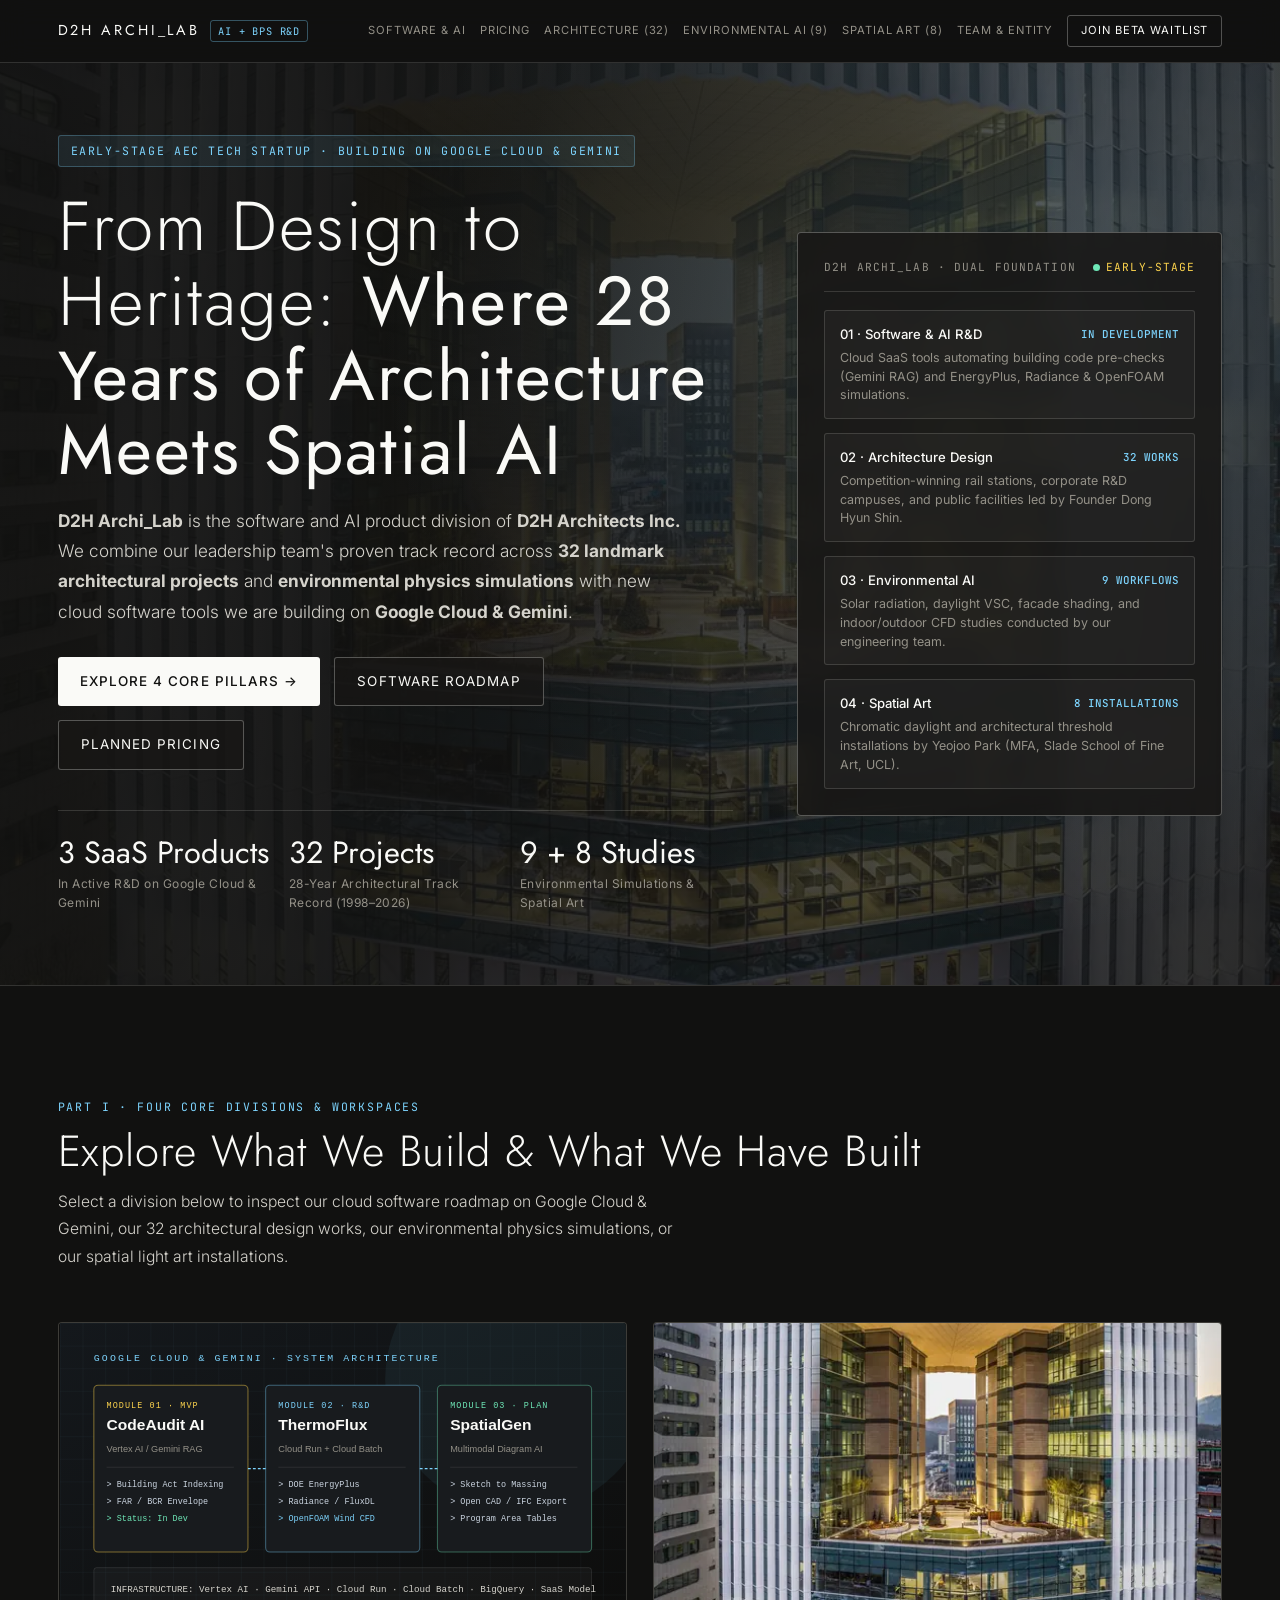
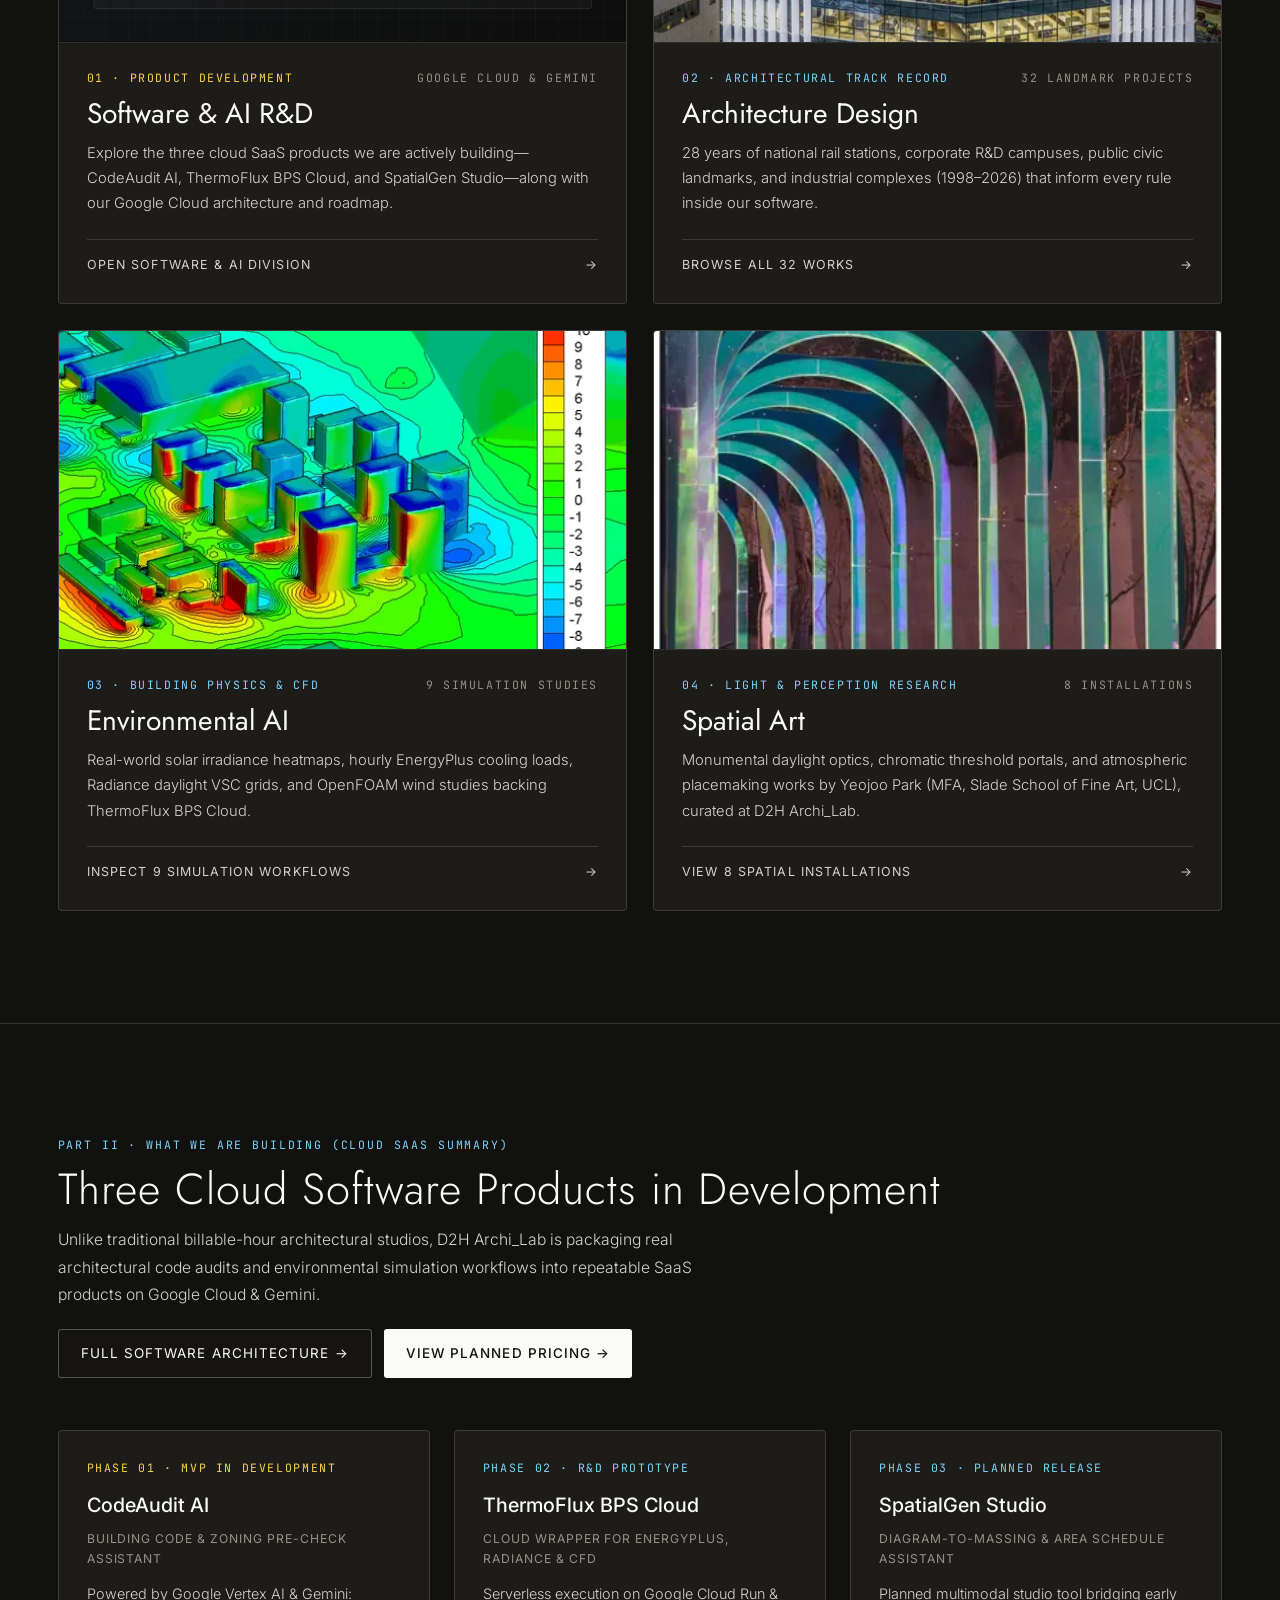
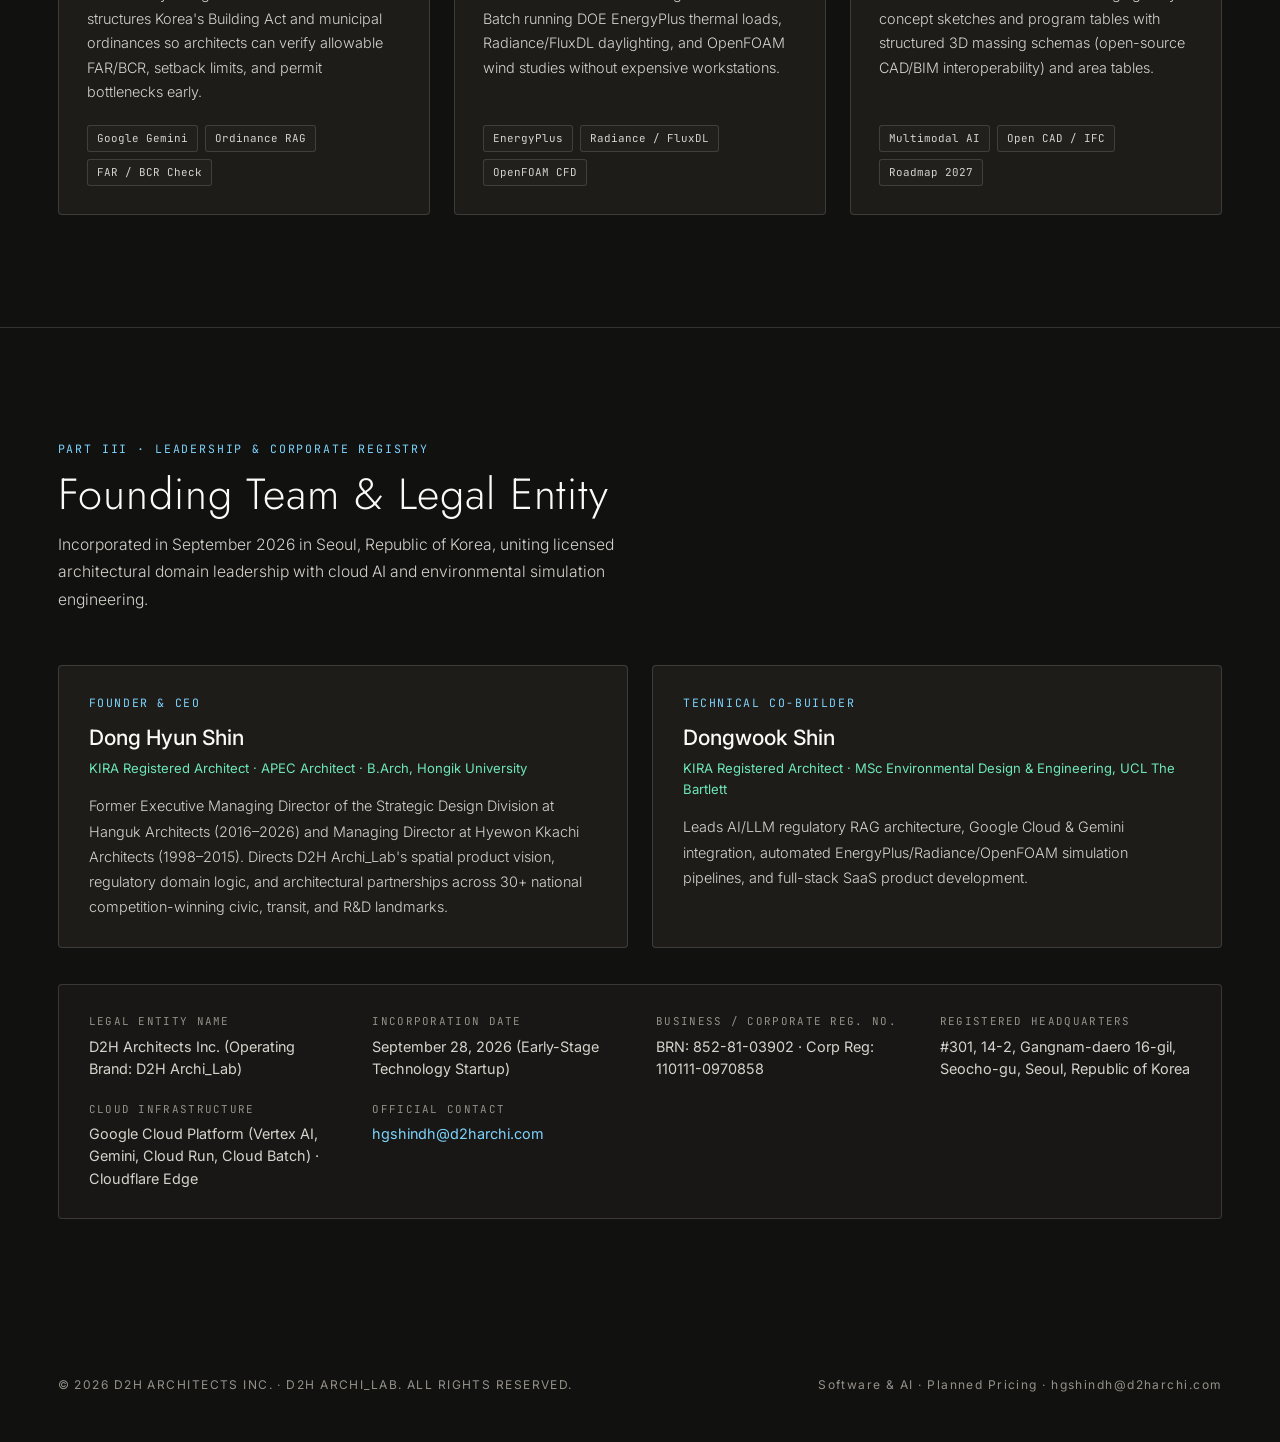
<file: index.html>
<!DOCTYPE html>
<html lang="en">
<head>
  <meta charset="utf-8">
  <meta name="viewport" content="width=device-width, initial-scale=1, viewport-fit=cover">
  <title>D2H Archi_Lab | Spatial Intelligence &amp; Environmental AI</title>
  <link rel="icon" type="image/svg+xml" href="data:image/svg+xml,%3Csvg xmlns='http://www.w3.org/2000/svg' viewBox='0 0 64 64'%3E%3Crect width='64' height='64' rx='10' fill='%23111110'/%3E%3Ctext x='50%25' y='56%25' dominant-baseline='middle' text-anchor='middle' fill='%237dd3fc' font-family='monospace' font-size='24' font-weight='bold'%3ED2H%3C/text%3E%3C/svg%3E">
  <meta name="description" content="D2H Archi_Lab (D2H Architects Inc.) — Building cloud-native AI and physics simulation software on Google Cloud & Gemini, grounded in 28 years of landmark architecture, environmental simulation, and spatial art.">
  <link rel="preconnect" href="https://fonts.googleapis.com">
  <link rel="preconnect" href="https://fonts.gstatic.com" crossorigin>
  <link rel="preload" as="image" href="assets/thumbs/hero.webp?v=2" fetchpriority="high">
  <link href="https://fonts.googleapis.com/css2?family=Inter:wght@300;400;500;600&family=JetBrains+Mono:wght@400;500&family=Jost:wght@300;400;500&family=Noto+Sans+KR:wght@300;400;500&display=swap" rel="stylesheet">
  <link rel="stylesheet" href="assets/css/site.css?v=5">
</head>
<body>
  <!-- Sticky Header -->
  <header class="topbar">
    <div class="topbar-inner">
      <a class="brand" href="index.html">D2H ARCHI_LAB <span>AI + BPS R&amp;D</span></a>
      <nav class="nav-links" aria-label="Primary Navigation">
        <a href="software.html">Software &amp; AI</a>
        <a href="pricing.html">Pricing</a>
        <a href="architecture.html">Architecture (32)</a>
        <a href="environmental-ai.html">Environmental AI (9)</a>
        <a href="spatial-art.html">Spatial Art (8)</a>
        <a href="#company">Team &amp; Entity</a>
        <a class="nav-cta" href="mailto:hgshindh@d2harchi.com?subject=D2H%20Archi_Lab%20Early%20Access">Join Beta Waitlist</a>
      </nav>
    </div>
  </header>

  <!-- Hero: What We Are Building + What We Have Done -->
  <section class="hero" id="top">
    <div class="hero-inner">
      <div>
        <div class="eyebrow">EARLY-STAGE AEC TECH STARTUP · BUILDING ON GOOGLE CLOUD &amp; GEMINI</div>
        <h1>From Design to Heritage: <strong>Where 28 Years of Architecture Meets Spatial AI</strong></h1>
        <p class="hero-lead">
          <strong>D2H Archi_Lab</strong> is the software and AI product division of <strong>D2H Architects Inc.</strong> We combine our leadership team's proven track record across <strong>32 landmark architectural projects</strong> and <strong>environmental physics simulations</strong> with new cloud software tools we are building on <strong>Google Cloud &amp; Gemini</strong>.
        </p>
        <div class="hero-actions">
          <a class="btn-primary" href="#pillars">Explore 4 Core Pillars →</a>
          <a class="btn-secondary" href="software.html">Software Roadmap</a>
          <a class="btn-secondary" href="pricing.html">Planned Pricing</a>
        </div>
        <div class="hero-metrics">
          <div>
            <div class="metric-val">3 SaaS Products</div>
            <div class="metric-lbl">In Active R&amp;D on Google Cloud &amp; Gemini</div>
          </div>
          <div>
            <div class="metric-val">32 Projects</div>
            <div class="metric-lbl">28-Year Architectural Track Record (1998–2026)</div>
          </div>
          <div>
            <div class="metric-val">9 + 8 Studies</div>
            <div class="metric-lbl">Environmental Simulations &amp; Spatial Art</div>
          </div>
        </div>
      </div>

      <aside class="hero-panel" aria-label="Vision and Track Record Summary">
        <div class="panel-head">
          <span>D2H ARCHI_LAB · DUAL FOUNDATION</span>
          <span class="status-dot" style="color:var(--accent-amber);">EARLY-STAGE</span>
        </div>
        <div class="stack-list">
          <a class="stack-item" href="software.html">
            <div class="stack-item-top">
              <span>01 · Software &amp; AI R&amp;D</span>
              <code>IN DEVELOPMENT</code>
            </div>
            <p>Cloud SaaS tools automating building code pre-checks (Gemini RAG) and EnergyPlus, Radiance &amp; OpenFOAM simulations.</p>
          </a>
          <a class="stack-item" href="architecture.html">
            <div class="stack-item-top">
              <span>02 · Architecture Design</span>
              <code>32 WORKS</code>
            </div>
            <p>Competition-winning rail stations, corporate R&amp;D campuses, and public facilities led by Founder Dong Hyun Shin.</p>
          </a>
          <a class="stack-item" href="environmental-ai.html">
            <div class="stack-item-top">
              <span>03 · Environmental AI</span>
              <code>9 WORKFLOWS</code>
            </div>
            <p>Solar radiation, daylight VSC, facade shading, and indoor/outdoor CFD studies conducted by our engineering team.</p>
          </a>
          <a class="stack-item" href="spatial-art.html">
            <div class="stack-item-top">
              <span>04 · Spatial Art</span>
              <code>8 INSTALLATIONS</code>
            </div>
            <p>Chromatic daylight and architectural threshold installations by Yeojoo Park (MFA, Slade School of Fine Art, UCL).</p>
          </a>
        </div>
      </aside>
    </div>
  </section>

  <!-- PART I: 4 Large Category Gateway Cards -->
  <section class="section" id="pillars">
    <div class="sec-kicker">PART I · FOUR CORE DIVISIONS &amp; WORKSPACES</div>
    <div class="sec-header">
      <div>
        <h2 class="sec-title">Explore What We Build &amp; What We Have Built</h2>
        <p class="sec-desc">
          Select a division below to inspect our cloud software roadmap on Google Cloud &amp; Gemini, our 32 architectural design works, our environmental physics simulations, or our spatial light art installations.
        </p>
      </div>
    </div>

    <div class="pillar-grid">
      <!-- Category 01: Software & AI R&D -->
      <a class="pillar-card" href="software.html">
        <div class="pillar-thumb">
          <svg viewBox="0 0 800 450" xmlns="http://www.w3.org/2000/svg" role="img" aria-label="D2H Archi_Lab Cloud Software & AI Architecture Diagram">
            <defs>
              <pattern id="bpGrid" width="32" height="32" patternUnits="userSpaceOnUse">
                <path d="M 32 0 L 0 0 0 32" fill="none" stroke="rgba(125,211,252,0.08)" stroke-width="1"/>
              </pattern>
              <linearGradient id="cardBg01" x1="0" y1="0" x2="1" y2="1">
                <stop offset="0%" stop-color="#14181c"/>
                <stop offset="100%" stop-color="#0d0d0c"/>
              </linearGradient>
            </defs>
            <rect width="800" height="450" fill="url(#cardBg01)"/>
            <rect width="800" height="450" fill="url(#bpGrid)"/>
            <circle cx="650" cy="80" r="190" fill="rgba(125,211,252,0.06)"/>
            <text x="48" y="54" fill="#7dd3fc" font-family="monospace" font-size="14" letter-spacing="3">GOOGLE CLOUD &amp; GEMINI · SYSTEM ARCHITECTURE</text>
            <rect x="48" y="88" width="218" height="236" rx="6" fill="#181b1e" stroke="rgba(252,211,77,0.45)" stroke-width="1.5"/>
            <text x="66" y="120" fill="#fcd34d" font-family="monospace" font-size="12" letter-spacing="1.5">MODULE 01 · MVP</text>
            <text x="66" y="152" fill="#fafaf7" font-family="sans-serif" font-size="22" font-weight="600">CodeAudit AI</text>
            <text x="66" y="182" fill="#949188" font-family="sans-serif" font-size="13">Vertex AI / Gemini RAG</text>
            <line x1="66" y1="204" x2="246" y2="204" stroke="rgba(250,250,247,0.12)"/>
            <text x="66" y="232" fill="#cbd5e1" font-family="monospace" font-size="12">&gt; Building Act Indexing</text>
            <text x="66" y="256" fill="#cbd5e1" font-family="monospace" font-size="12">&gt; FAR / BCR Envelope</text>
            <text x="66" y="280" fill="#6ee7b7" font-family="monospace" font-size="12">&gt; Status: In Dev</text>
            <rect x="291" y="88" width="218" height="236" rx="6" fill="#181b1e" stroke="rgba(125,211,252,0.4)" stroke-width="1.5"/>
            <text x="309" y="120" fill="#7dd3fc" font-family="monospace" font-size="12" letter-spacing="1.5">MODULE 02 · R&amp;D</text>
            <text x="309" y="152" fill="#fafaf7" font-family="sans-serif" font-size="22" font-weight="600">ThermoFlux</text>
            <text x="309" y="182" fill="#949188" font-family="sans-serif" font-size="13">Cloud Run + Cloud Batch</text>
            <line x1="309" y1="204" x2="489" y2="204" stroke="rgba(250,250,247,0.12)"/>
            <text x="309" y="232" fill="#cbd5e1" font-family="monospace" font-size="12">&gt; DOE EnergyPlus</text>
            <text x="309" y="256" fill="#cbd5e1" font-family="monospace" font-size="12">&gt; Radiance / FluxDL</text>
            <text x="309" y="280" fill="#7dd3fc" font-family="monospace" font-size="12">&gt; OpenFOAM Wind CFD</text>
            <rect x="534" y="88" width="218" height="236" rx="6" fill="#181b1e" stroke="rgba(110,231,183,0.38)" stroke-width="1.5"/>
            <text x="552" y="120" fill="#6ee7b7" font-family="monospace" font-size="12" letter-spacing="1.5">MODULE 03 · PLAN</text>
            <text x="552" y="152" fill="#fafaf7" font-family="sans-serif" font-size="22" font-weight="600">SpatialGen</text>
            <text x="552" y="182" fill="#949188" font-family="sans-serif" font-size="13">Multimodal Diagram AI</text>
            <line x1="552" y1="204" x2="732" y2="204" stroke="rgba(250,250,247,0.12)"/>
            <text x="552" y="232" fill="#cbd5e1" font-family="monospace" font-size="12">&gt; Sketch to Massing</text>
            <text x="552" y="256" fill="#cbd5e1" font-family="monospace" font-size="12">&gt; Open CAD / IFC Export</text>
            <text x="552" y="280" fill="#cbd5e1" font-family="monospace" font-size="12">&gt; Program Area Tables</text>
            <path d="M 266 206 L 291 206 M 509 206 L 534 206" stroke="#7dd3fc" stroke-width="2" stroke-dasharray="4 3"/>
            <rect x="48" y="346" width="704" height="58" rx="4" fill="rgba(250,250,247,0.03)" stroke="rgba(250,250,247,0.14)"/>
            <text x="72" y="380" fill="#d5d3cc" font-family="monospace" font-size="13">INFRASTRUCTURE: Vertex AI · Gemini API · Cloud Run · Cloud Batch · BigQuery · SaaS Model</text>
          </svg>
        </div>
        <div class="pillar-body">
          <div>
            <div class="pillar-kicker">
              <span style="color:var(--accent-amber);">01 · PRODUCT DEVELOPMENT</span>
              <span class="sub-tag">Google Cloud &amp; Gemini</span>
            </div>
            <h3 class="pillar-title">Software &amp; AI R&amp;D</h3>
            <p class="pillar-desc">
              Explore the three cloud SaaS products we are actively building—CodeAudit AI, ThermoFlux BPS Cloud, and SpatialGen Studio—along with our Google Cloud architecture and roadmap.
            </p>
          </div>
          <div class="pillar-foot">
            <span>Open Software &amp; AI Division</span>
            <span>→</span>
          </div>
        </div>
      </a>

      <!-- Category 02: Architecture Design -->
      <a class="pillar-card" href="architecture.html">
        <div class="pillar-thumb">
          <img src="assets/thumbs/projects/01_pangyo2.webp?v=2" alt="Pangyo 2nd Techno Valley — Architecture Design Pillar" loading="eager" decoding="async">
        </div>
        <div class="pillar-body">
          <div>
            <div class="pillar-kicker">
              <span>02 · ARCHITECTURAL TRACK RECORD</span>
              <span class="sub-tag">32 Landmark Projects</span>
            </div>
            <h3 class="pillar-title">Architecture Design</h3>
            <p class="pillar-desc">
              28 years of national rail stations, corporate R&amp;D campuses, public civic landmarks, and industrial complexes (1998–2026) that inform every rule inside our software.
            </p>
          </div>
          <div class="pillar-foot">
            <span>Browse All 32 Works</span>
            <span>→</span>
          </div>
        </div>
      </a>

      <!-- Category 03: Environmental AI -->
      <a class="pillar-card" href="environmental-ai.html">
        <div class="pillar-thumb">
          <img src="assets/thumbs/energy/outdoor_cfd_pressure.webp?v=2" alt="3D Urban Wind Pressure & Building Physics Simulation" loading="lazy" decoding="async">
        </div>
        <div class="pillar-body">
          <div>
            <div class="pillar-kicker">
              <span>03 · BUILDING PHYSICS &amp; CFD</span>
              <span class="sub-tag">9 Simulation Studies</span>
            </div>
            <h3 class="pillar-title">Environmental AI</h3>
            <p class="pillar-desc">
              Real-world solar irradiance heatmaps, hourly EnergyPlus cooling loads, Radiance daylight VSC grids, and OpenFOAM wind studies backing ThermoFlux BPS Cloud.
            </p>
          </div>
          <div class="pillar-foot">
            <span>Inspect 9 Simulation Workflows</span>
            <span>→</span>
          </div>
        </div>
      </a>

      <!-- Category 04: Spatial Art -->
      <a class="pillar-card" href="spatial-art.html">
        <div class="pillar-thumb">
          <img src="assets/thumbs/art/triumphal_gate_v.webp?v=2" alt="Triumphal Gate V — Spatial Light Art by Yeojoo Park" loading="lazy" decoding="async">
        </div>
        <div class="pillar-body">
          <div>
            <div class="pillar-kicker">
              <span>04 · LIGHT &amp; PERCEPTION RESEARCH</span>
              <span class="sub-tag">8 Installations</span>
            </div>
            <h3 class="pillar-title">Spatial Art</h3>
            <p class="pillar-desc">
              Monumental daylight optics, chromatic threshold portals, and atmospheric placemaking works by Yeojoo Park (MFA, Slade School of Fine Art, UCL), curated at D2H Archi_Lab.
            </p>
          </div>
          <div class="pillar-foot">
            <span>View 8 Spatial Installations</span>
            <span>→</span>
          </div>
        </div>
      </a>
    </div>
  </section>

  <!-- PART II: Product Summary on Homepage (For Quick SaaS Review & Access) -->
  <section class="section" id="vision">
    <div class="sec-kicker">PART II · WHAT WE ARE BUILDING (CLOUD SAAS SUMMARY)</div>
    <div class="sec-header">
      <div>
        <h2 class="sec-title">Three Cloud Software Products in Development</h2>
        <p class="sec-desc">
          Unlike traditional billable-hour architectural studios, D2H Archi_Lab is packaging real architectural code audits and environmental simulation workflows into repeatable SaaS products on Google Cloud &amp; Gemini.
        </p>
      </div>
      <div style="display:flex;flex-wrap:wrap;gap:12px;">
        <a class="btn-secondary" href="software.html">Full Software Architecture →</a>
        <a class="btn-primary" href="pricing.html">View Planned Pricing →</a>
      </div>
    </div>

    <div class="saas-grid" style="margin-bottom:0;">
      <article class="saas-card">
        <div>
          <div class="saas-num" style="color:var(--accent-amber);">PHASE 01 · MVP IN DEVELOPMENT</div>
          <h3>CodeAudit AI</h3>
          <div class="saas-sub">Building Code &amp; Zoning Pre-Check Assistant</div>
          <p>
            Powered by Google Vertex AI &amp; Gemini: structures Korea's Building Act and municipal ordinances so architects can verify allowable FAR/BCR, setback limits, and permit bottlenecks early.
          </p>
        </div>
        <div class="tag-row">
          <span class="pill">Google Gemini</span>
          <span class="pill">Ordinance RAG</span>
          <span class="pill">FAR / BCR Check</span>
        </div>
      </article>

      <article class="saas-card">
        <div>
          <div class="saas-num">PHASE 02 · R&amp;D PROTOTYPE</div>
          <h3>ThermoFlux BPS Cloud</h3>
          <div class="saas-sub">Cloud Wrapper for EnergyPlus, Radiance &amp; CFD</div>
          <p>
            Serverless execution on Google Cloud Run &amp; Batch running DOE EnergyPlus thermal loads, Radiance/FluxDL daylighting, and OpenFOAM wind studies without expensive workstations.
          </p>
        </div>
        <div class="tag-row">
          <span class="pill">EnergyPlus</span>
          <span class="pill">Radiance / FluxDL</span>
          <span class="pill">OpenFOAM CFD</span>
        </div>
      </article>

      <article class="saas-card">
        <div>
          <div class="saas-num">PHASE 03 · PLANNED RELEASE</div>
          <h3>SpatialGen Studio</h3>
          <div class="saas-sub">Diagram-to-Massing &amp; Area Schedule Assistant</div>
          <p>
            Planned multimodal studio tool bridging early concept sketches and program tables with structured 3D massing schemas (open-source CAD/BIM interoperability) and area tables.
          </p>
        </div>
        <div class="tag-row">
          <span class="pill">Multimodal AI</span>
          <span class="pill">Open CAD / IFC</span>
          <span class="pill">Roadmap 2027</span>
        </div>
      </article>
    </div>
  </section>

  <!-- PART III: Founding Team & Corporate Registry -->
  <section class="section" id="company" style="border-bottom:0;">
    <div class="sec-kicker">PART III · LEADERSHIP &amp; CORPORATE REGISTRY</div>
    <div class="sec-header">
      <div>
        <h2 class="sec-title">Founding Team &amp; Legal Entity</h2>
        <p class="sec-desc">
          Incorporated in September 2026 in Seoul, Republic of Korea, uniting licensed architectural domain leadership with cloud AI and environmental simulation engineering.
        </p>
      </div>
    </div>

    <div class="team-grid">
      <article class="team-card">
        <div class="team-role">FOUNDER &amp; CEO</div>
        <h3>Dong Hyun Shin</h3>
        <div class="team-cred">KIRA Registered Architect · APEC Architect · B.Arch, Hongik University</div>
        <p>
          Former Executive Managing Director of the Strategic Design Division at Hanguk Architects (2016–2026) and Managing Director at Hyewon Kkachi Architects (1998–2015). Directs D2H Archi_Lab's spatial product vision, regulatory domain logic, and architectural partnerships across 30+ national competition-winning civic, transit, and R&amp;D landmarks.
        </p>
      </article>

      <article class="team-card">
        <div class="team-role">TECHNICAL CO-BUILDER</div>
        <h3>Dongwook Shin</h3>
        <div class="team-cred">KIRA Registered Architect · MSc Environmental Design &amp; Engineering, UCL The Bartlett</div>
        <p>
          Leads AI/LLM regulatory RAG architecture, Google Cloud &amp; Gemini integration, automated EnergyPlus/Radiance/OpenFOAM simulation pipelines, and full-stack SaaS product development.
        </p>
      </article>
    </div>

    <dl class="entity-box">
      <div class="entity-item">
        <dt>Legal Entity Name</dt>
        <dd>D2H Architects Inc. (Operating Brand: D2H Archi_Lab)</dd>
      </div>
      <div class="entity-item">
        <dt>Incorporation Date</dt>
        <dd>September 28, 2026 (Early-Stage Technology Startup)</dd>
      </div>
      <div class="entity-item">
        <dt>Business / Corporate Reg. No.</dt>
        <dd>BRN: 852-81-03902 · Corp Reg: 110111-0970858</dd>
      </div>
      <div class="entity-item">
        <dt>Registered Headquarters</dt>
        <dd>#301, 14-2, Gangnam-daero 16-gil, Seocho-gu, Seoul, Republic of Korea</dd>
      </div>
      <div class="entity-item">
        <dt>Cloud Infrastructure</dt>
        <dd>Google Cloud Platform (Vertex AI, Gemini, Cloud Run, Cloud Batch) · Cloudflare Edge</dd>
      </div>
      <div class="entity-item">
        <dt>Official Contact</dt>
        <dd><a href="mailto:hgshindh@d2harchi.com" style="color:var(--accent);">hgshindh@d2harchi.com</a></dd>
      </div>
    </dl>
  </section>

  <footer class="site-footer">
    <div>© 2026 D2H ARCHITECTS INC. · D2H ARCHI_LAB. ALL RIGHTS RESERVED.</div>
    <div><a href="software.html">Software &amp; AI</a> · <a href="pricing.html">Planned Pricing</a> · <a href="mailto:hgshindh@d2harchi.com">hgshindh@d2harchi.com</a></div>
  </footer>
</body>
</html>
</file>
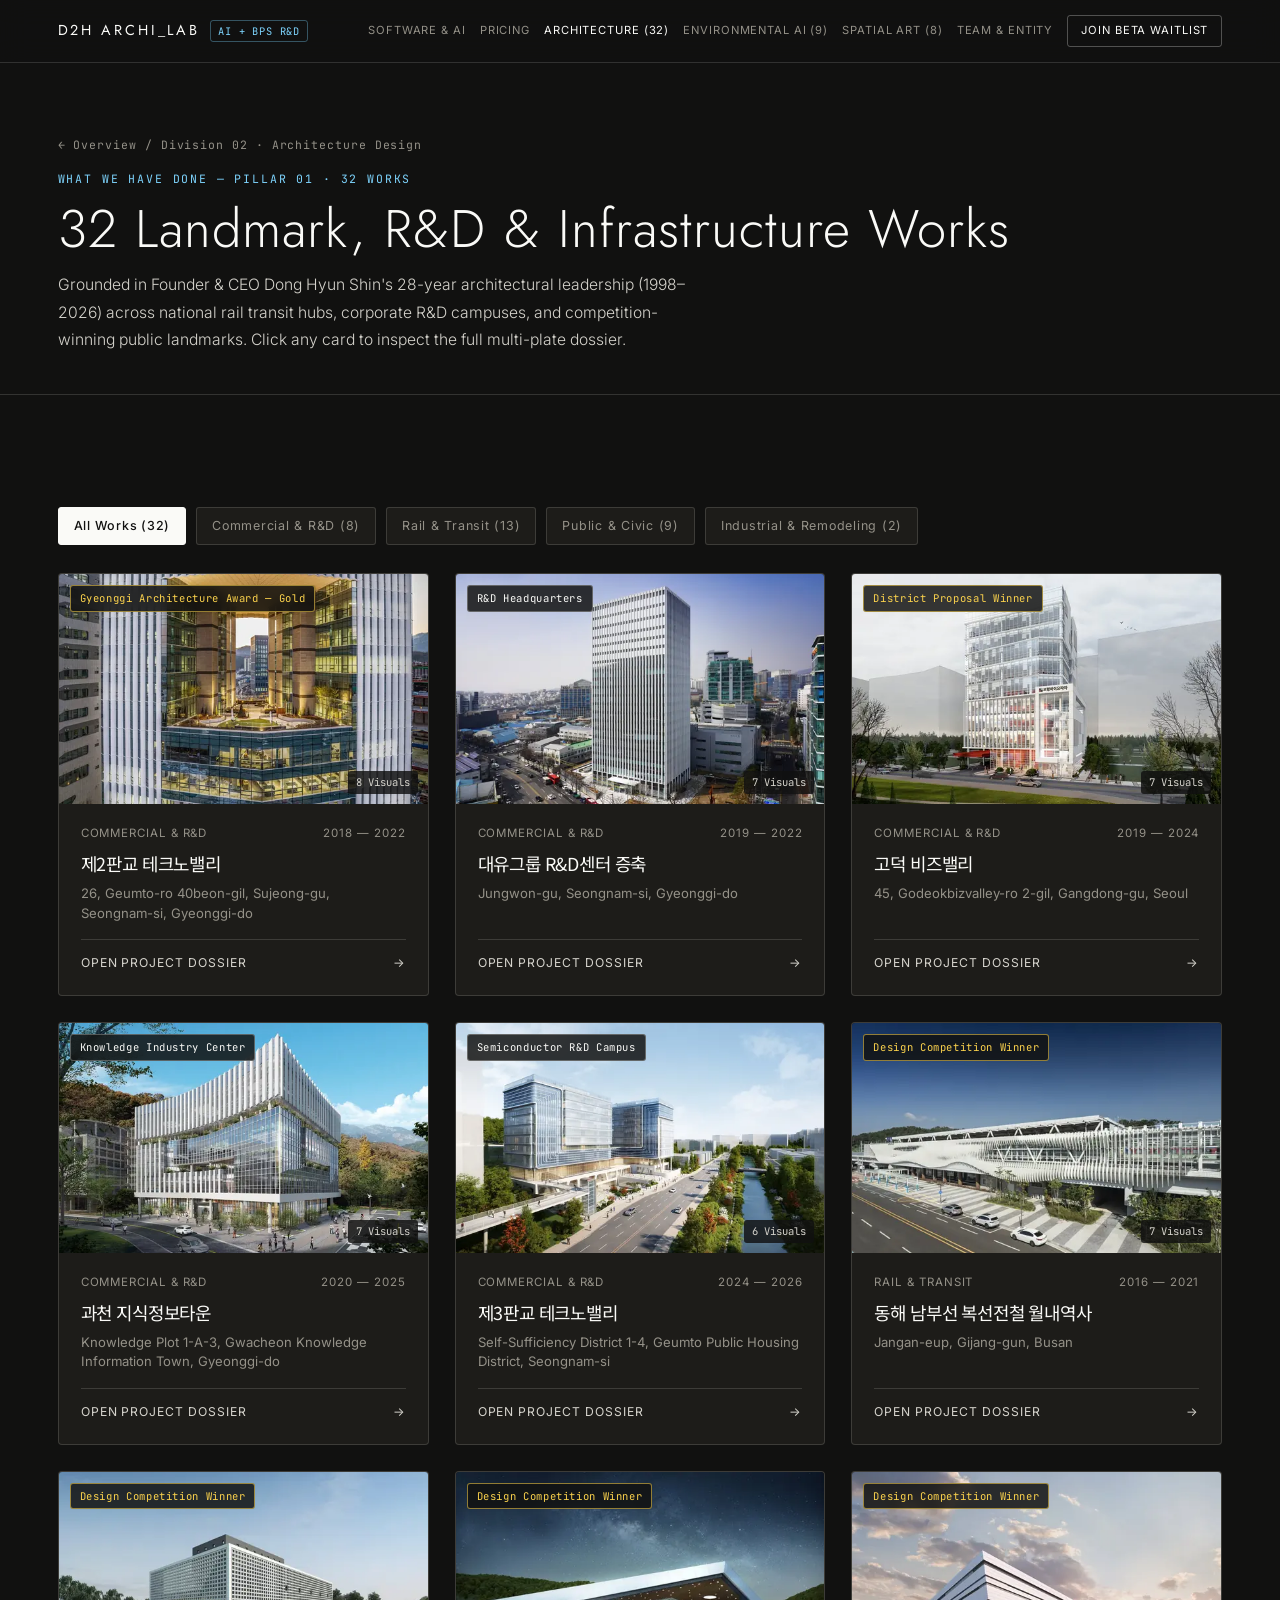
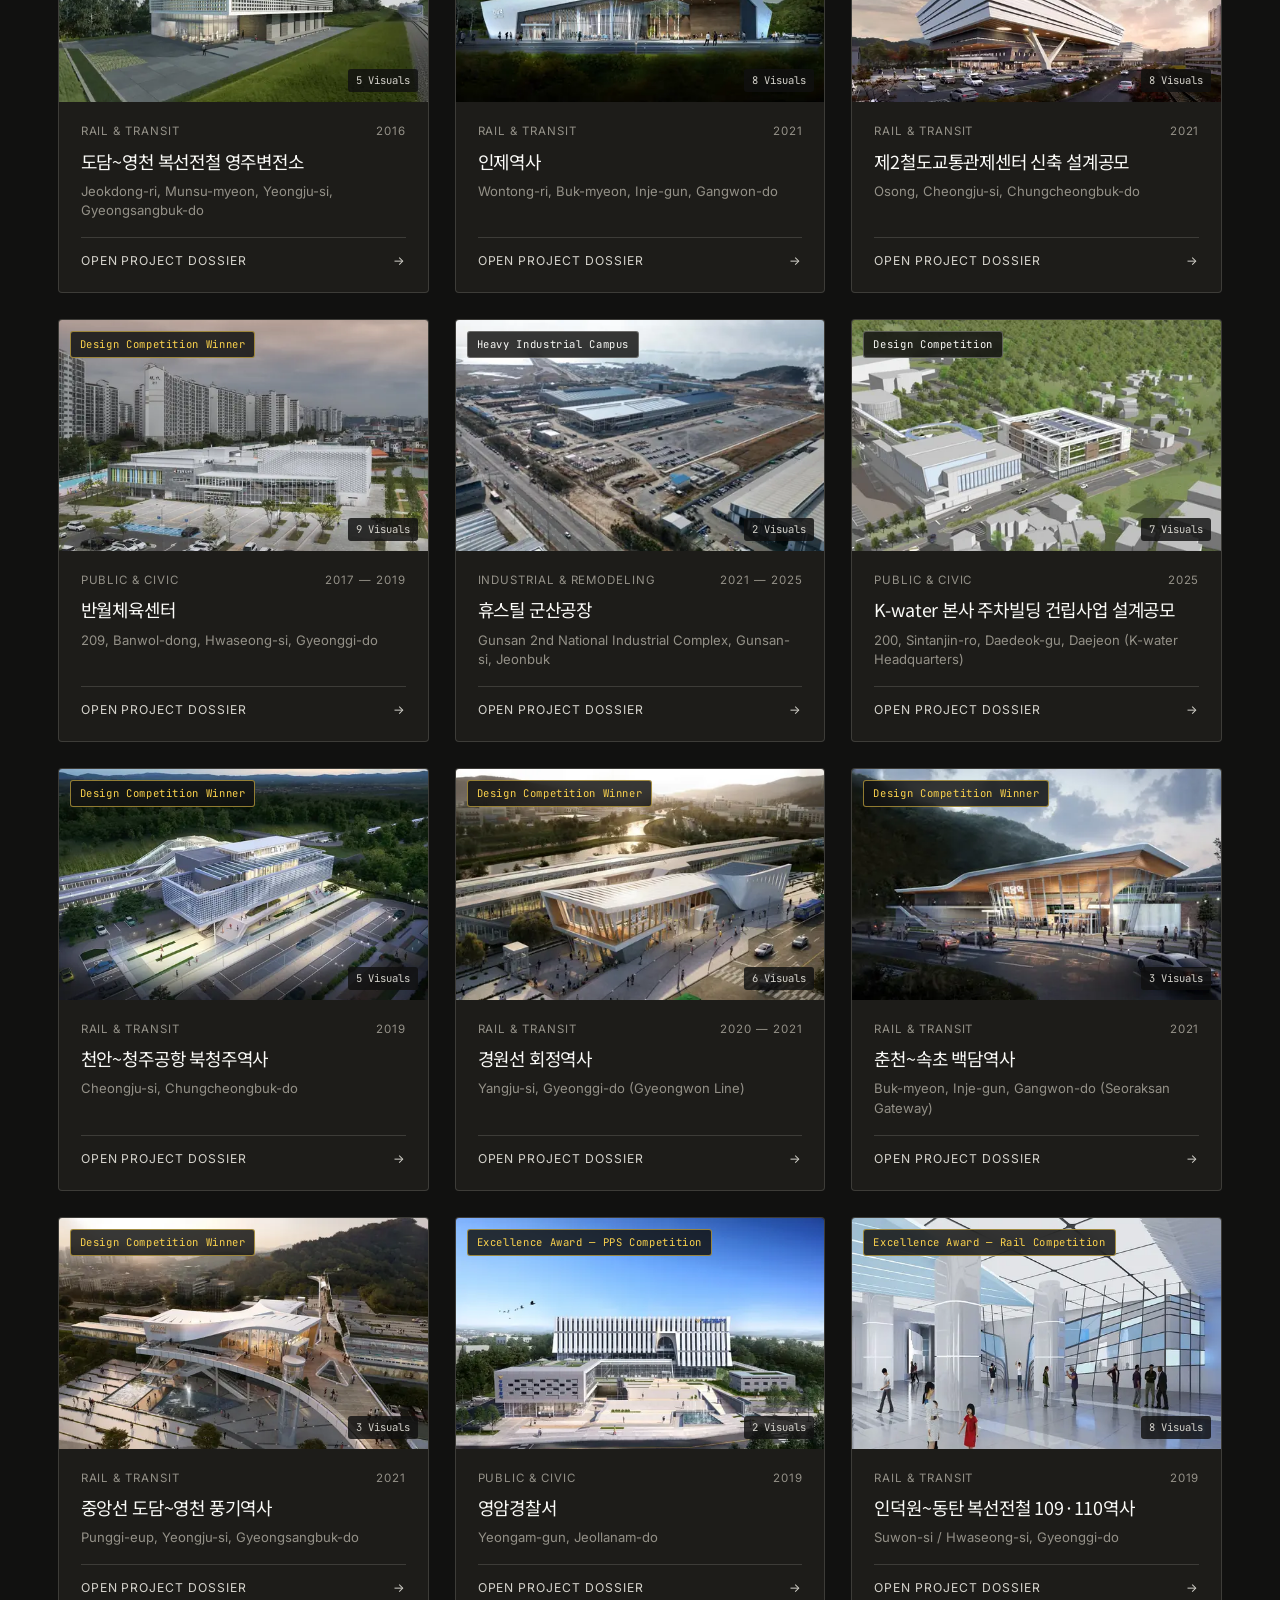
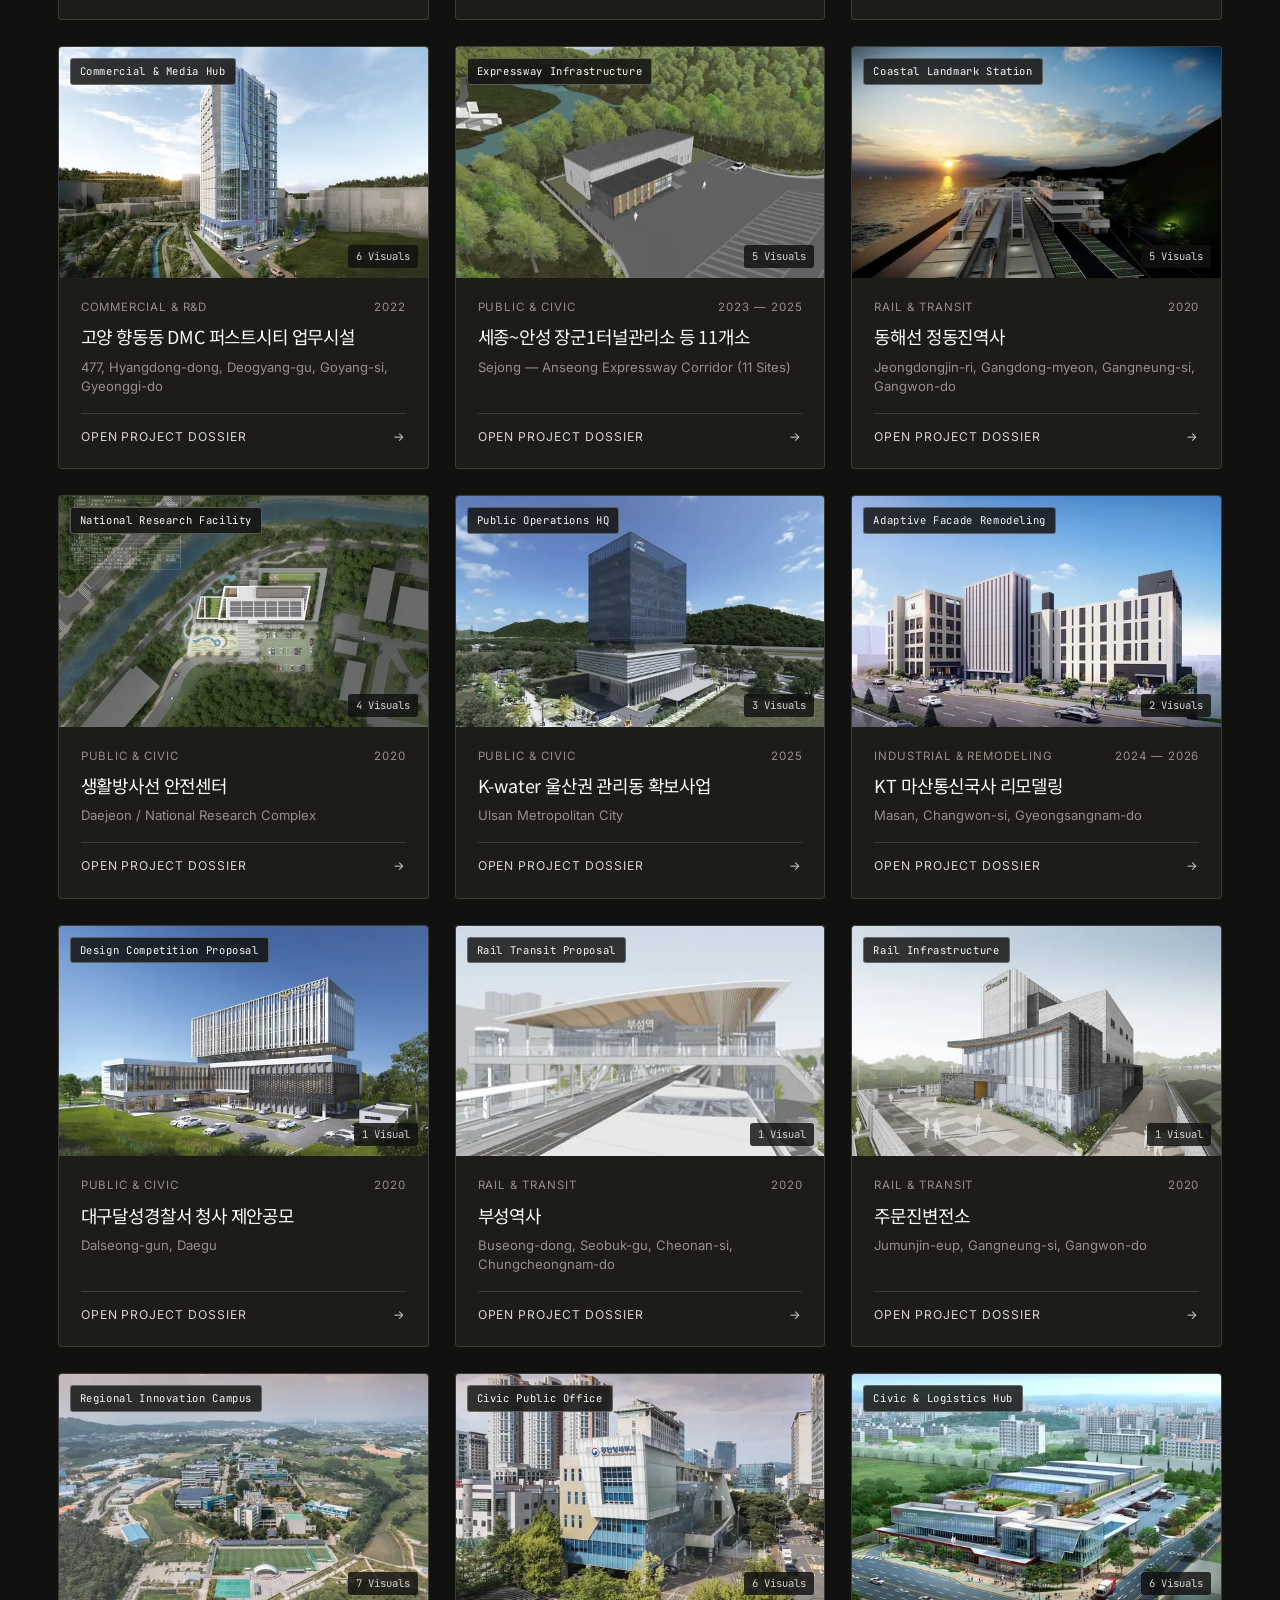
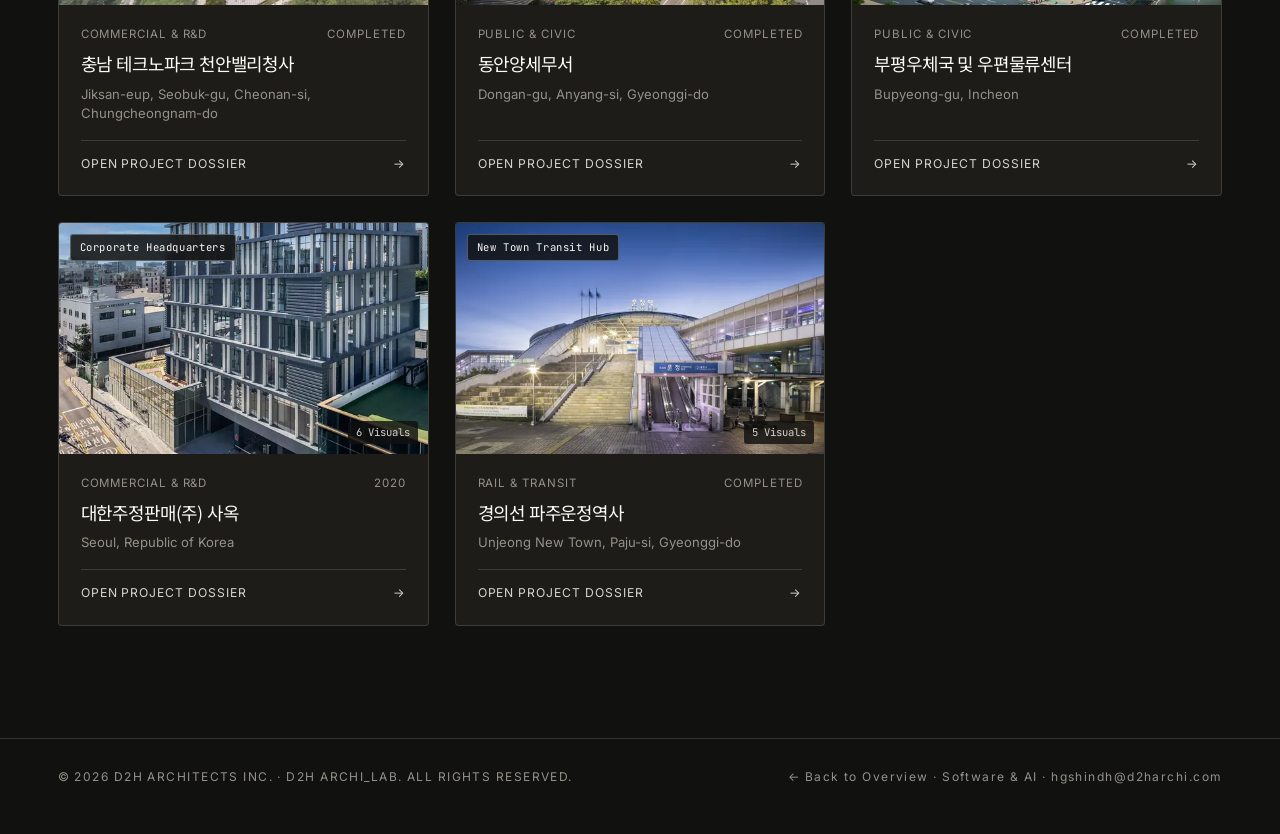
<file: architecture.html>
<!DOCTYPE html>
<html lang="en">
<head>
  <meta charset="utf-8">
  <meta name="viewport" content="width=device-width, initial-scale=1, viewport-fit=cover">
  <title>Architecture Design (32 Works) | D2H Archi_Lab</title>
  <link rel="icon" type="image/svg+xml" href="data:image/svg+xml,%3Csvg xmlns='http://www.w3.org/2000/svg' viewBox='0 0 64 64'%3E%3Crect width='64' height='64' rx='10' fill='%23111110'/%3E%3Ctext x='50%25' y='56%25' dominant-baseline='middle' text-anchor='middle' fill='%237dd3fc' font-family='monospace' font-size='24' font-weight='bold'%3ED2H%3C/text%3E%3C/svg%3E">
  <meta name="description" content="32 landmark architectural works across Commercial & R&D, Rail & Transit, Public & Civic, and Industrial & Remodeling led by Founder Dong Hyun Shin.">
  <link rel="preconnect" href="https://fonts.googleapis.com">
  <link rel="preconnect" href="https://fonts.gstatic.com" crossorigin>
  <link href="https://fonts.googleapis.com/css2?family=Inter:wght@300;400;500;600&family=JetBrains+Mono:wght@400;500&family=Jost:wght@300;400;500&family=Noto+Sans+KR:wght@300;400;500&display=swap" rel="stylesheet">
  <link rel="stylesheet" href="assets/css/site.css?v=5">
</head>
<body>
  <header class="topbar">
    <div class="topbar-inner">
      <a class="brand" href="index.html">D2H ARCHI_LAB <span>AI + BPS R&amp;D</span></a>
      <nav class="nav-links" aria-label="Primary Navigation">
        <a href="software.html">Software &amp; AI</a>
        <a href="pricing.html">Pricing</a>
        <a href="architecture.html" class="active">Architecture (32)</a>
        <a href="environmental-ai.html">Environmental AI (9)</a>
        <a href="spatial-art.html">Spatial Art (8)</a>
        <a href="index.html#company">Team &amp; Entity</a>
        <a class="nav-cta" href="mailto:hgshindh@d2harchi.com?subject=D2H%20Archi_Lab%20Early%20Access">Join Beta Waitlist</a>
      </nav>
    </div>
  </header>

  <main>
    <section class="subpage-hero">
      <div class="subpage-crumb">
        <a href="index.html">← Overview</a>
        <span>/</span>
        <span>Division 02 · Architecture Design</span>
      </div>
      <div class="sec-kicker">WHAT WE HAVE DONE — PILLAR 01 · 32 WORKS</div>
      <h1 class="sec-title" style="font-size:clamp(2rem,4.2vw,3.3rem);">32 Landmark, R&amp;D &amp; Infrastructure Works</h1>
      <p class="sec-desc">
        Grounded in Founder &amp; CEO Dong Hyun Shin's 28-year architectural leadership (1998–2026) across national rail transit hubs, corporate R&amp;D campuses, and competition-winning public landmarks. Click any card to inspect the full multi-plate dossier.
      </p>
    </section>

    <section class="section" style="border-bottom:0;">
      <div class="filter-bar" id="arch-filters" role="tablist" aria-label="Architecture Category Filter"></div>
      <div class="cards-grid" id="arch-grid"></div>
    </section>
  </main>

  <footer class="site-footer" style="border-top:1px solid var(--line);">
    <div>© 2026 D2H ARCHITECTS INC. · D2H ARCHI_LAB. ALL RIGHTS RESERVED.</div>
    <div><a href="index.html">← Back to Overview</a> · <a href="software.html">Software &amp; AI</a> · <a href="mailto:hgshindh@d2harchi.com">hgshindh@d2harchi.com</a></div>
  </footer>

  <script src="assets/js/catalog.js"></script>
  <script src="assets/js/app.js?v=4"></script>
</body>
</html>
</file>
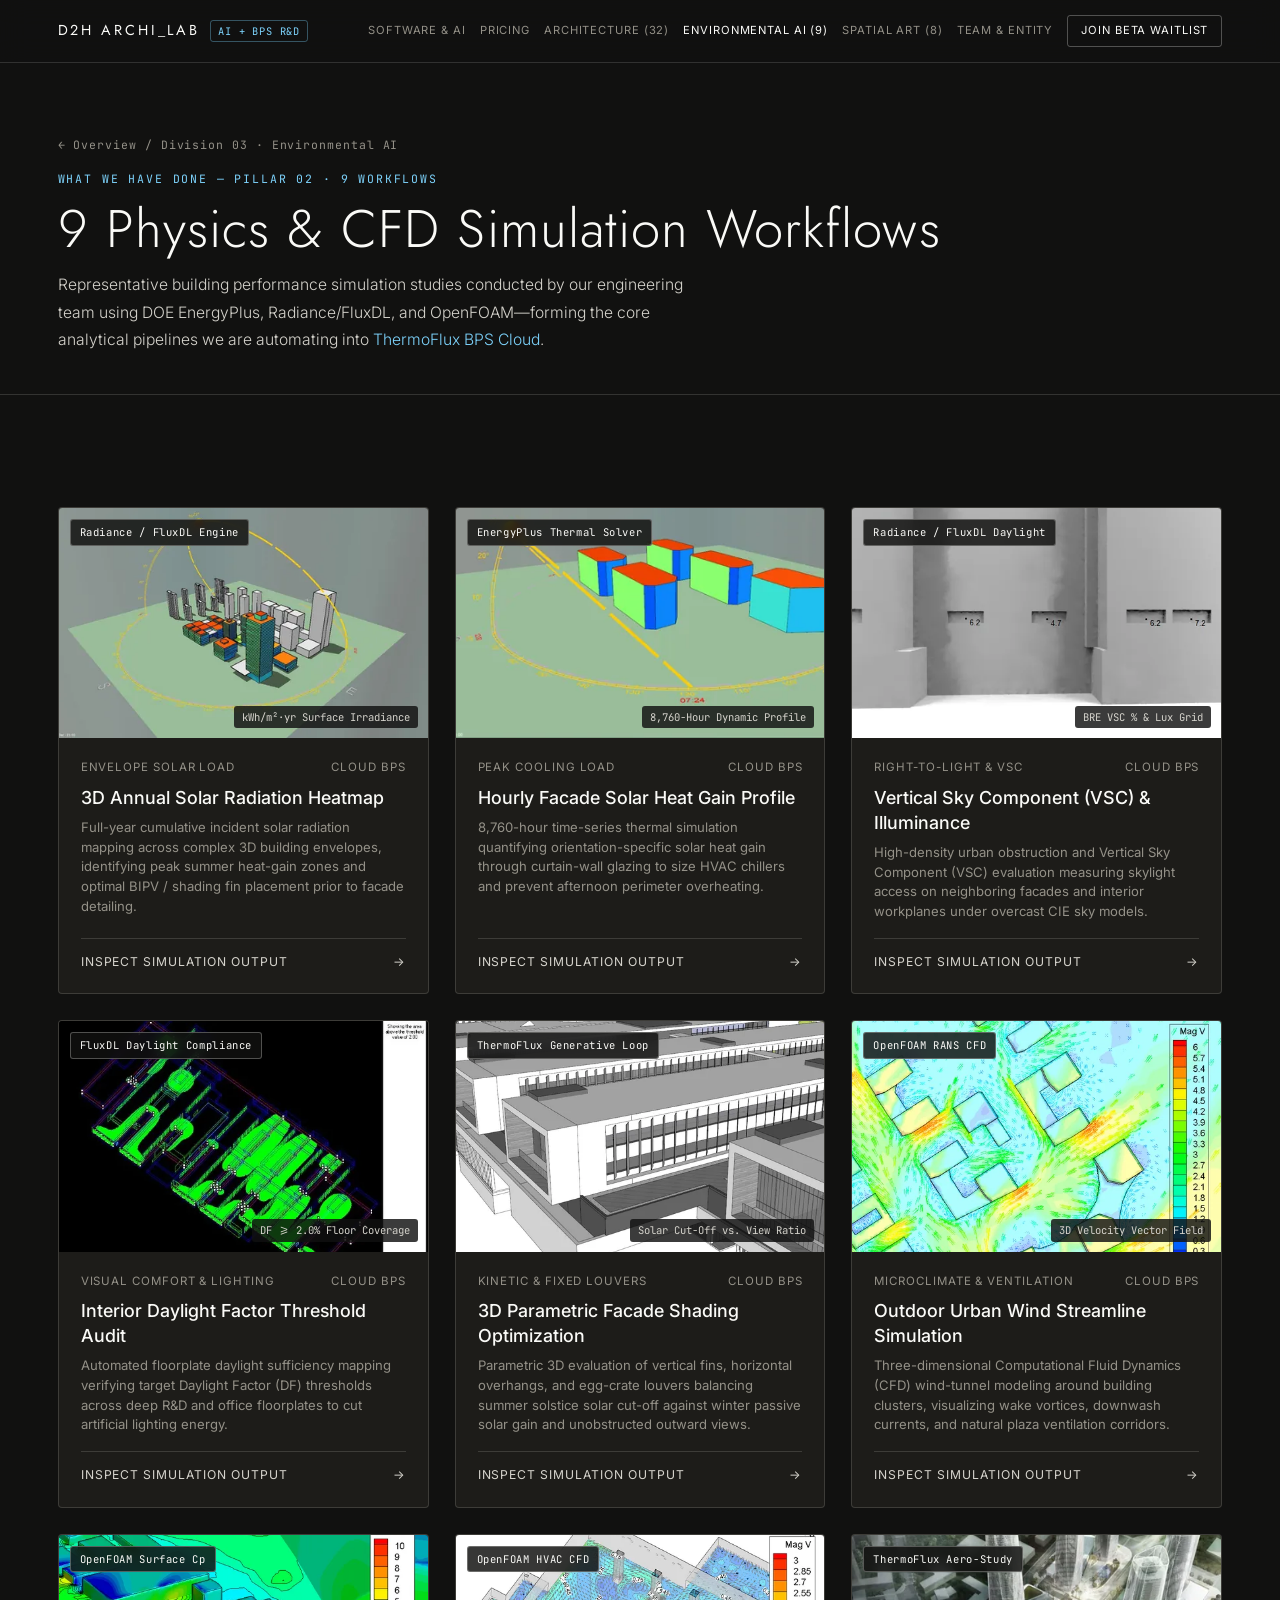
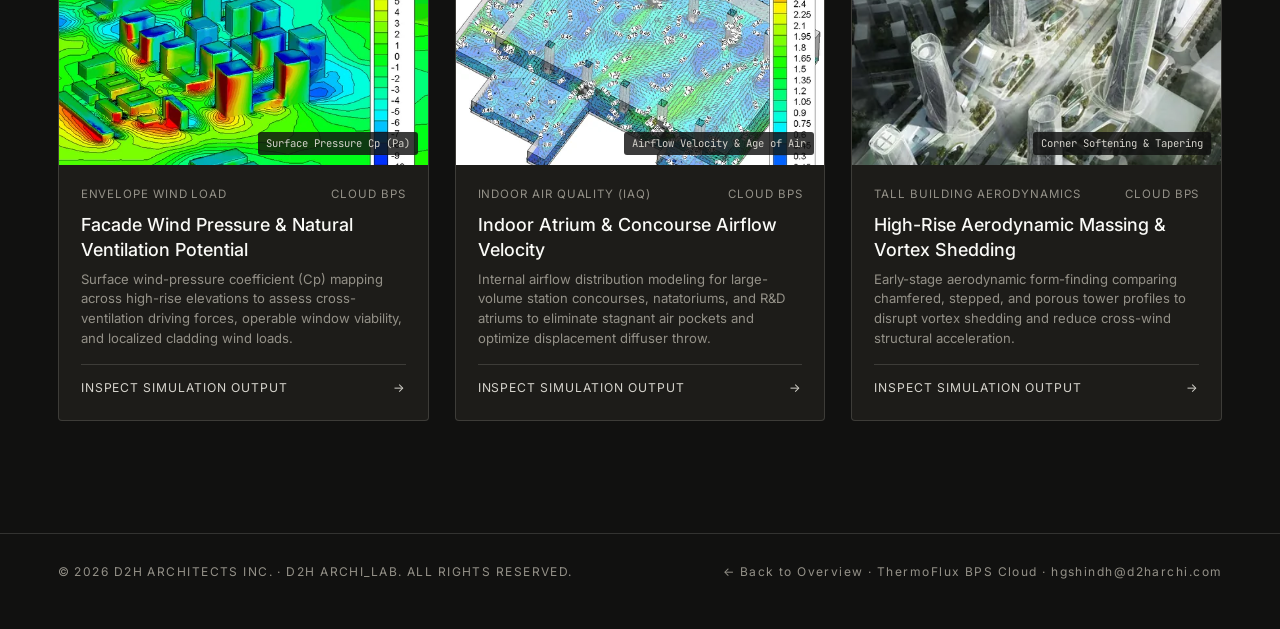
<file: environmental-ai.html>
<!DOCTYPE html>
<html lang="en">
<head>
  <meta charset="utf-8">
  <meta name="viewport" content="width=device-width, initial-scale=1, viewport-fit=cover">
  <title>Environmental AI (9 Studies) | D2H Archi_Lab</title>
  <link rel="icon" type="image/svg+xml" href="data:image/svg+xml,%3Csvg xmlns='http://www.w3.org/2000/svg' viewBox='0 0 64 64'%3E%3Crect width='64' height='64' rx='10' fill='%23111110'/%3E%3Ctext x='50%25' y='56%25' dominant-baseline='middle' text-anchor='middle' fill='%237dd3fc' font-family='monospace' font-size='24' font-weight='bold'%3ED2H%3C/text%3E%3C/svg%3E">
  <meta name="description" content="9 Building Physics & CFD simulation workflows executed by D2H Archi_Lab using DOE EnergyPlus, Radiance/FluxDL, and OpenFOAM.">
  <link rel="preconnect" href="https://fonts.googleapis.com">
  <link rel="preconnect" href="https://fonts.gstatic.com" crossorigin>
  <link href="https://fonts.googleapis.com/css2?family=Inter:wght@300;400;500;600&family=JetBrains+Mono:wght@400;500&family=Jost:wght@300;400;500&family=Noto+Sans+KR:wght@300;400;500&display=swap" rel="stylesheet">
  <link rel="stylesheet" href="assets/css/site.css?v=5">
</head>
<body>
  <header class="topbar">
    <div class="topbar-inner">
      <a class="brand" href="index.html">D2H ARCHI_LAB <span>AI + BPS R&amp;D</span></a>
      <nav class="nav-links" aria-label="Primary Navigation">
        <a href="software.html">Software &amp; AI</a>
        <a href="pricing.html">Pricing</a>
        <a href="architecture.html">Architecture (32)</a>
        <a href="environmental-ai.html" class="active">Environmental AI (9)</a>
        <a href="spatial-art.html">Spatial Art (8)</a>
        <a href="index.html#company">Team &amp; Entity</a>
        <a class="nav-cta" href="mailto:hgshindh@d2harchi.com?subject=D2H%20Archi_Lab%20Early%20Access">Join Beta Waitlist</a>
      </nav>
    </div>
  </header>

  <main>
    <section class="subpage-hero">
      <div class="subpage-crumb">
        <a href="index.html">← Overview</a>
        <span>/</span>
        <span>Division 03 · Environmental AI</span>
      </div>
      <div class="sec-kicker">WHAT WE HAVE DONE — PILLAR 02 · 9 WORKFLOWS</div>
      <h1 class="sec-title" style="font-size:clamp(2rem,4.2vw,3.3rem);">9 Physics &amp; CFD Simulation Workflows</h1>
      <p class="sec-desc">
        Representative building performance simulation studies conducted by our engineering team using DOE EnergyPlus, Radiance/FluxDL, and OpenFOAM—forming the core analytical pipelines we are automating into <a href="software.html" style="color:var(--accent);">ThermoFlux BPS Cloud</a>.
      </p>
    </section>

    <section class="section" style="border-bottom:0;">
      <div class="cards-grid" id="energy-grid"></div>
    </section>
  </main>

  <footer class="site-footer" style="border-top:1px solid var(--line);">
    <div>© 2026 D2H ARCHITECTS INC. · D2H ARCHI_LAB. ALL RIGHTS RESERVED.</div>
    <div><a href="index.html">← Back to Overview</a> · <a href="software.html">ThermoFlux BPS Cloud</a> · <a href="mailto:hgshindh@d2harchi.com">hgshindh@d2harchi.com</a></div>
  </footer>

  <script src="assets/js/catalog.js"></script>
  <script src="assets/js/app.js?v=4"></script>
</body>
</html>
</file>
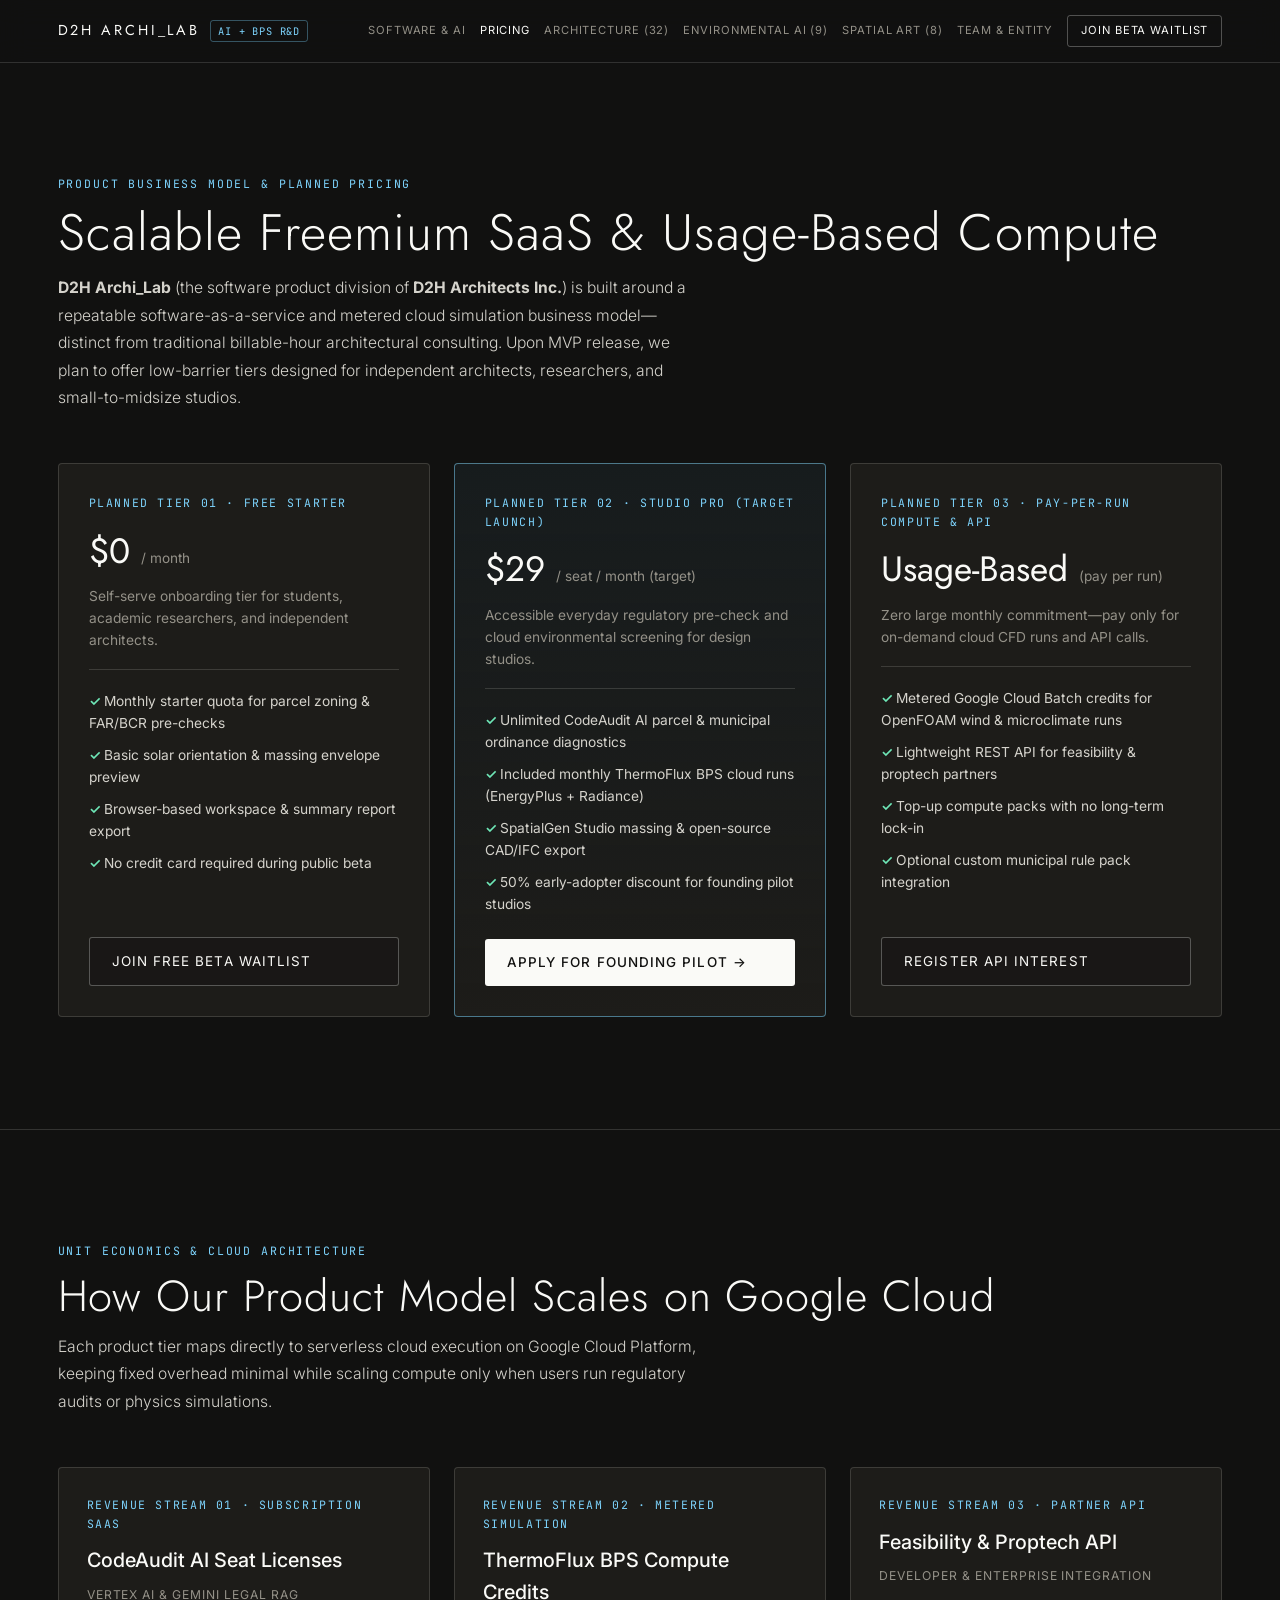
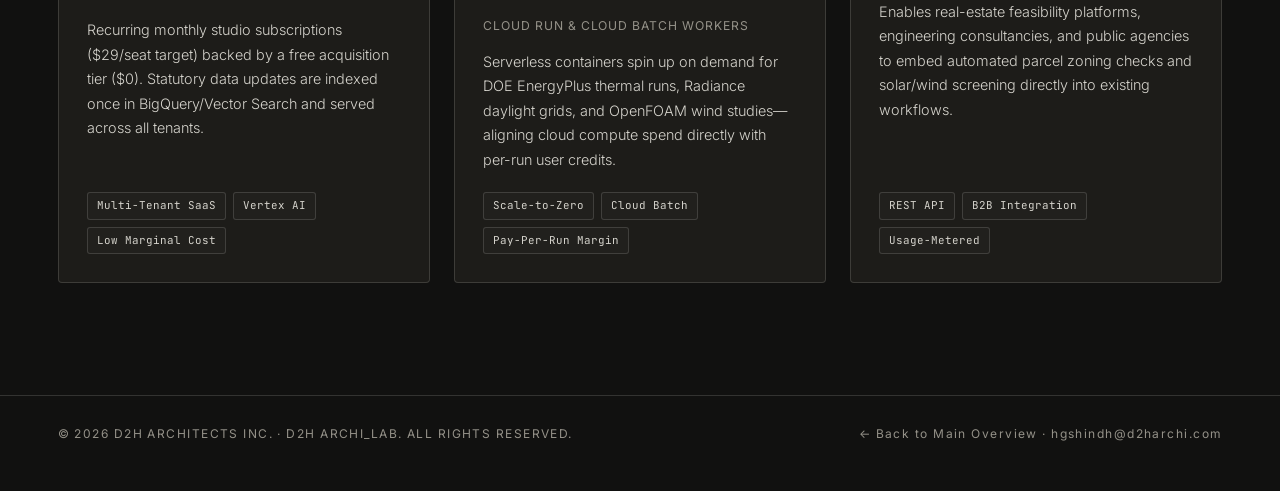
<file: pricing.html>
<!DOCTYPE html>
<html lang="en">
<head>
  <meta charset="utf-8">
  <meta name="viewport" content="width=device-width, initial-scale=1, viewport-fit=cover">
  <title>Pricing &amp; Business Model | D2H Archi_Lab</title>
  <link rel="icon" type="image/svg+xml" href="data:image/svg+xml,%3Csvg xmlns='http://www.w3.org/2000/svg' viewBox='0 0 64 64'%3E%3Crect width='64' height='64' rx='10' fill='%23111110'/%3E%3Ctext x='50%25' y='56%25' dominant-baseline='middle' text-anchor='middle' fill='%237dd3fc' font-family='monospace' font-size='24' font-weight='bold'%3ED2H%3C/text%3E%3C/svg%3E">
  <meta name="description" content="D2H Archi_Lab Planned SaaS Pricing & Cloud Compute Business Model for CodeAudit AI, ThermoFlux BPS Cloud, and SpatialGen Studio.">
  <link rel="preconnect" href="https://fonts.googleapis.com">
  <link rel="preconnect" href="https://fonts.gstatic.com" crossorigin>
  <link href="https://fonts.googleapis.com/css2?family=Inter:wght@300;400;500;600&family=JetBrains+Mono:wght@400;500&family=Jost:wght@300;400;500&family=Noto+Sans+KR:wght@300;400;500&display=swap" rel="stylesheet">
  <link rel="stylesheet" href="assets/css/site.css?v=5">
</head>
<body>
  <!-- Sticky Header -->
  <header class="topbar">
    <div class="topbar-inner">
      <a class="brand" href="index.html">D2H ARCHI_LAB <span>AI + BPS R&amp;D</span></a>
      <nav class="nav-links" aria-label="Primary Navigation">
        <a href="software.html">Software &amp; AI</a>
        <a href="pricing.html" class="active">Pricing</a>
        <a href="architecture.html">Architecture (32)</a>
        <a href="environmental-ai.html">Environmental AI (9)</a>
        <a href="spatial-art.html">Spatial Art (8)</a>
        <a href="index.html#company">Team &amp; Entity</a>
        <a class="nav-cta" href="mailto:hgshindh@d2harchi.com?subject=D2H%20Archi_Lab%20Early%20Access">Join Beta Waitlist</a>
      </nav>
    </div>
  </header>

  <main>
    <!-- Pricing & Business Model Overview -->
    <section class="section">
      <div class="sec-kicker">PRODUCT BUSINESS MODEL &amp; PLANNED PRICING</div>
      <div class="sec-header">
        <div>
          <h1 class="sec-title" style="font-size:clamp(2rem,4vw,3.2rem);">Scalable Freemium SaaS &amp; Usage-Based Compute</h1>
          <p class="sec-desc">
            <strong>D2H Archi_Lab</strong> (the software product division of <strong>D2H Architects Inc.</strong>) is built around a repeatable software-as-a-service and metered cloud simulation business model—distinct from traditional billable-hour architectural consulting. Upon MVP release, we plan to offer low-barrier tiers designed for independent architects, researchers, and small-to-midsize studios.
          </p>
        </div>
      </div>

      <div class="pricing-grid">
        <article class="price-card">
          <div>
            <div class="price-tier">PLANNED TIER 01 · FREE STARTER</div>
            <div class="price-amount">$0 <span>/ month</span></div>
            <p class="price-summary">Self-serve onboarding tier for students, academic researchers, and independent architects.</p>
            <ul class="price-list">
              <li>Monthly starter quota for parcel zoning &amp; FAR/BCR pre-checks</li>
              <li>Basic solar orientation &amp; massing envelope preview</li>
              <li>Browser-based workspace &amp; summary report export</li>
              <li>No credit card required during public beta</li>
            </ul>
          </div>
          <a class="btn-secondary" href="mailto:hgshindh@d2harchi.com?subject=D2H%20Archi_Lab%20Free%20Beta%20Waitlist">Join Free Beta Waitlist</a>
        </article>

        <article class="price-card featured">
          <div>
            <div class="price-tier">PLANNED TIER 02 · STUDIO PRO (TARGET LAUNCH)</div>
            <div class="price-amount">$29 <span>/ seat / month (target)</span></div>
            <p class="price-summary">Accessible everyday regulatory pre-check and cloud environmental screening for design studios.</p>
            <ul class="price-list">
              <li>Unlimited CodeAudit AI parcel &amp; municipal ordinance diagnostics</li>
              <li>Included monthly ThermoFlux BPS cloud runs (EnergyPlus + Radiance)</li>
              <li>SpatialGen Studio massing &amp; open-source CAD/IFC export</li>
              <li>50% early-adopter discount for founding pilot studios</li>
            </ul>
          </div>
          <a class="btn-primary" href="mailto:hgshindh@d2harchi.com?subject=D2H%20Archi_Lab%20Founding%20Studio%20Pilot">Apply for Founding Pilot →</a>
        </article>

        <article class="price-card">
          <div>
            <div class="price-tier">PLANNED TIER 03 · PAY-PER-RUN COMPUTE &amp; API</div>
            <div class="price-amount">Usage-Based <span>(pay per run)</span></div>
            <p class="price-summary">Zero large monthly commitment—pay only for on-demand cloud CFD runs and API calls.</p>
            <ul class="price-list">
              <li>Metered Google Cloud Batch credits for OpenFOAM wind &amp; microclimate runs</li>
              <li>Lightweight REST API for feasibility &amp; proptech partners</li>
              <li>Top-up compute packs with no long-term lock-in</li>
              <li>Optional custom municipal rule pack integration</li>
            </ul>
          </div>
          <a class="btn-secondary" href="mailto:hgshindh@d2harchi.com?subject=D2H%20Archi_Lab%20API%20Waitlist">Register API Interest</a>
        </article>
      </div>
    </section>

    <!-- How Revenue & Google Cloud Infrastructure Scale Together -->
    <section class="section" style="border-bottom:0;">
      <div class="sec-kicker">UNIT ECONOMICS &amp; CLOUD ARCHITECTURE</div>
      <div class="sec-header">
        <div>
          <h2 class="sec-title">How Our Product Model Scales on Google Cloud</h2>
          <p class="sec-desc">
            Each product tier maps directly to serverless cloud execution on Google Cloud Platform, keeping fixed overhead minimal while scaling compute only when users run regulatory audits or physics simulations.
          </p>
        </div>
      </div>

      <div class="saas-grid" style="margin-bottom:0;">
        <article class="saas-card">
          <div>
            <div class="saas-num">REVENUE STREAM 01 · SUBSCRIPTION SAAS</div>
            <h3>CodeAudit AI Seat Licenses</h3>
            <div class="saas-sub">Vertex AI &amp; Gemini Legal RAG</div>
            <p>
              Recurring monthly studio subscriptions ($29/seat target) backed by a free acquisition tier ($0). Statutory data updates are indexed once in BigQuery/Vector Search and served across all tenants.
            </p>
          </div>
          <div class="tag-row">
            <span class="pill">Multi-Tenant SaaS</span>
            <span class="pill">Vertex AI</span>
            <span class="pill">Low Marginal Cost</span>
          </div>
        </article>

        <article class="saas-card">
          <div>
            <div class="saas-num">REVENUE STREAM 02 · METERED SIMULATION</div>
            <h3>ThermoFlux BPS Compute Credits</h3>
            <div class="saas-sub">Cloud Run &amp; Cloud Batch Workers</div>
            <p>
              Serverless containers spin up on demand for DOE EnergyPlus thermal runs, Radiance daylight grids, and OpenFOAM wind studies—aligning cloud compute spend directly with per-run user credits.
            </p>
          </div>
          <div class="tag-row">
            <span class="pill">Scale-to-Zero</span>
            <span class="pill">Cloud Batch</span>
            <span class="pill">Pay-Per-Run Margin</span>
          </div>
        </article>

        <article class="saas-card">
          <div>
            <div class="saas-num">REVENUE STREAM 03 · PARTNER API</div>
            <h3>Feasibility &amp; Proptech API</h3>
            <div class="saas-sub">Developer &amp; Enterprise Integration</div>
            <p>
              Enables real-estate feasibility platforms, engineering consultancies, and public agencies to embed automated parcel zoning checks and solar/wind screening directly into existing workflows.
            </p>
          </div>
          <div class="tag-row">
            <span class="pill">REST API</span>
            <span class="pill">B2B Integration</span>
            <span class="pill">Usage-Metered</span>
          </div>
        </article>
      </div>
    </section>
  </main>

  <footer class="site-footer" style="border-top:1px solid var(--line);">
    <div>© 2026 D2H ARCHITECTS INC. · D2H ARCHI_LAB. ALL RIGHTS RESERVED.</div>
    <div><a href="index.html">← Back to Main Overview</a> · <a href="mailto:hgshindh@d2harchi.com">hgshindh@d2harchi.com</a></div>
  </footer>
</body>
</html>
</file>
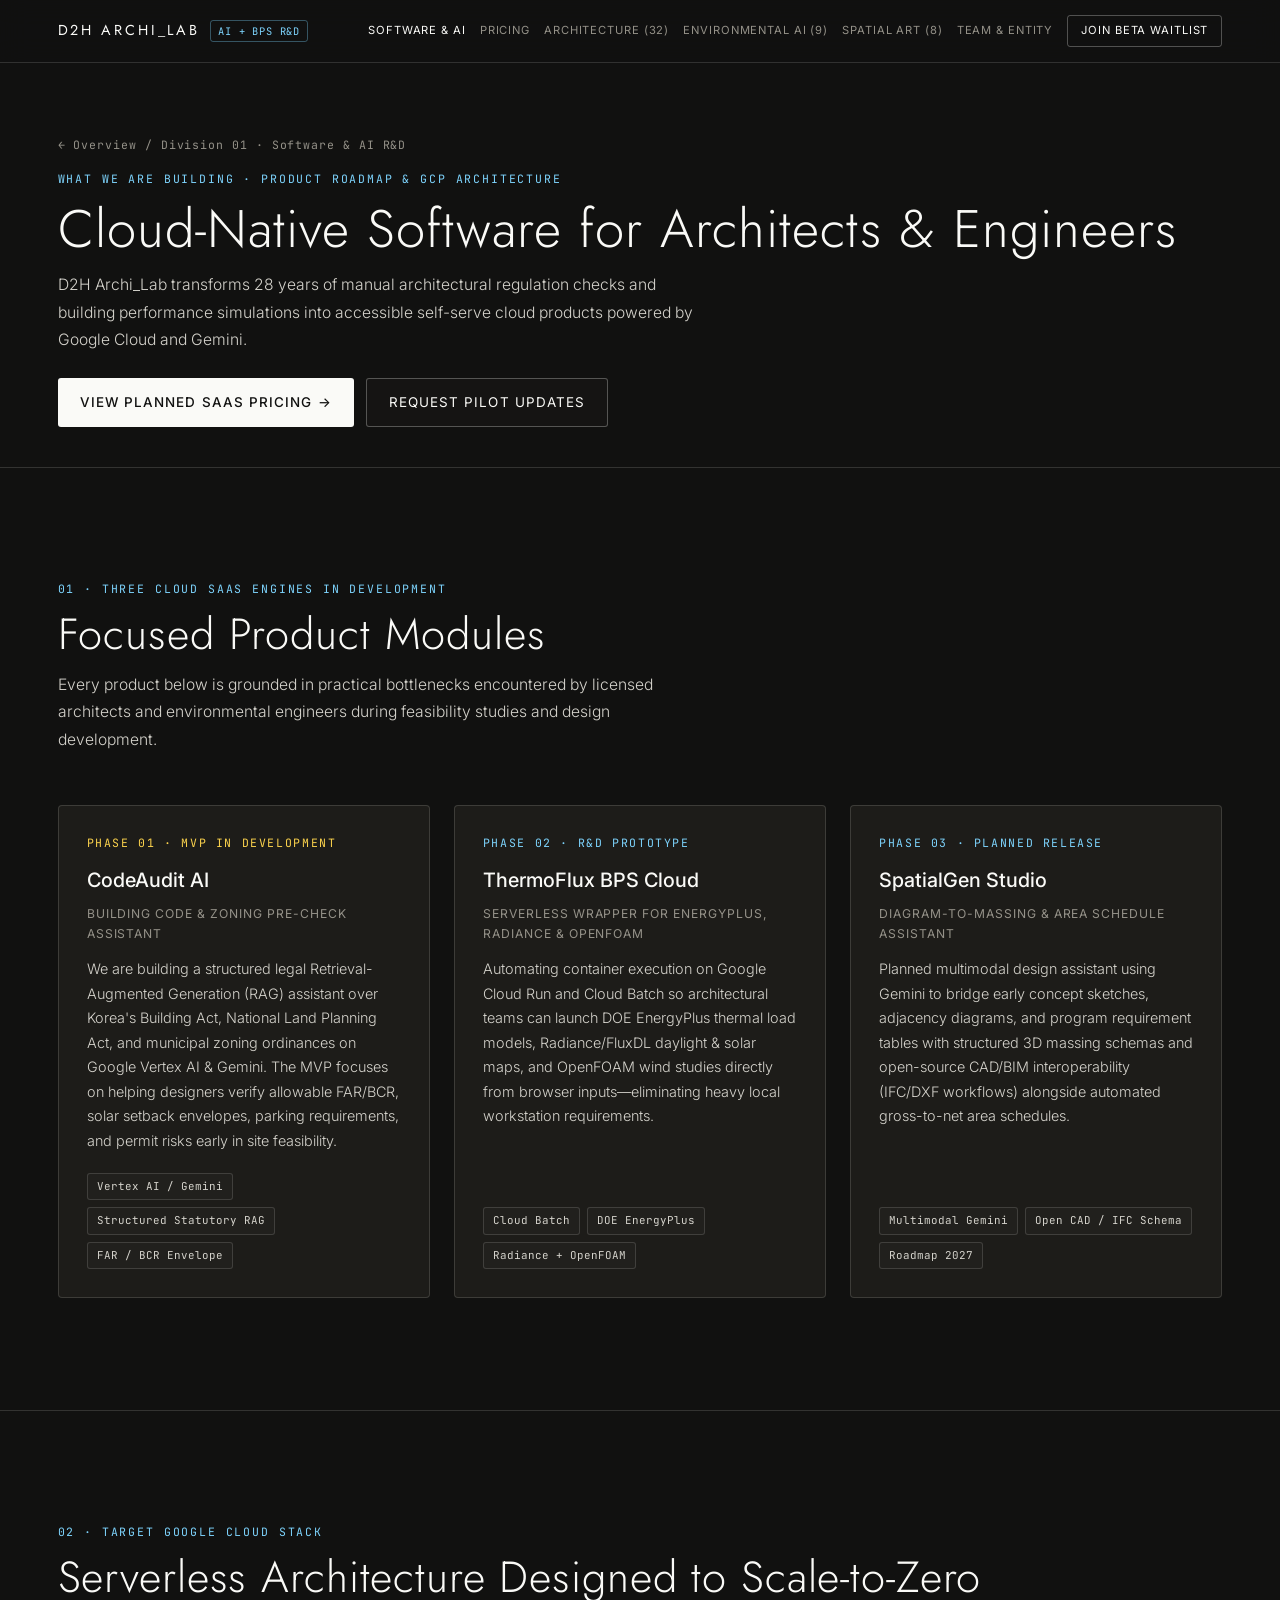
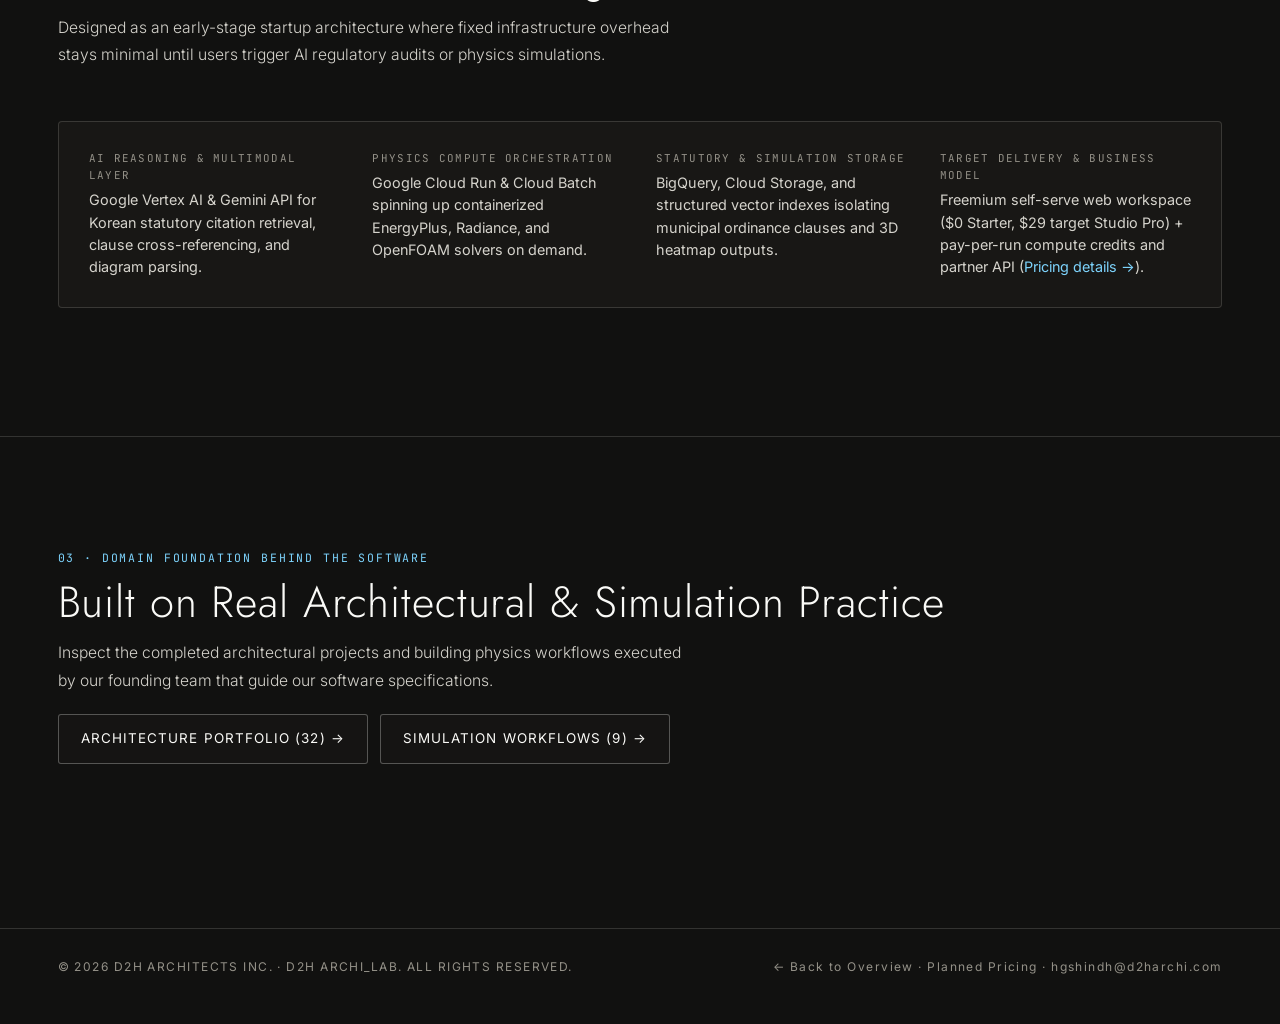
<file: software.html>
<!DOCTYPE html>
<html lang="en">
<head>
  <meta charset="utf-8">
  <meta name="viewport" content="width=device-width, initial-scale=1, viewport-fit=cover">
  <title>Software &amp; AI R&amp;D | D2H Archi_Lab</title>
  <link rel="icon" type="image/svg+xml" href="data:image/svg+xml,%3Csvg xmlns='http://www.w3.org/2000/svg' viewBox='0 0 64 64'%3E%3Crect width='64' height='64' rx='10' fill='%23111110'/%3E%3Ctext x='50%25' y='56%25' dominant-baseline='middle' text-anchor='middle' fill='%237dd3fc' font-family='monospace' font-size='24' font-weight='bold'%3ED2H%3C/text%3E%3C/svg%3E">
  <meta name="description" content="D2H Archi_Lab Software & AI R&D — CodeAudit AI, ThermoFlux BPS Cloud, and SpatialGen Studio built on Google Cloud Platform & Gemini.">
  <link rel="preconnect" href="https://fonts.googleapis.com">
  <link rel="preconnect" href="https://fonts.gstatic.com" crossorigin>
  <link href="https://fonts.googleapis.com/css2?family=Inter:wght@300;400;500;600&family=JetBrains+Mono:wght@400;500&family=Jost:wght@300;400;500&family=Noto+Sans+KR:wght@300;400;500&display=swap" rel="stylesheet">
  <link rel="stylesheet" href="assets/css/site.css?v=5">
</head>
<body>
  <header class="topbar">
    <div class="topbar-inner">
      <a class="brand" href="index.html">D2H ARCHI_LAB <span>AI + BPS R&amp;D</span></a>
      <nav class="nav-links" aria-label="Primary Navigation">
        <a href="software.html" class="active">Software &amp; AI</a>
        <a href="pricing.html">Pricing</a>
        <a href="architecture.html">Architecture (32)</a>
        <a href="environmental-ai.html">Environmental AI (9)</a>
        <a href="spatial-art.html">Spatial Art (8)</a>
        <a href="index.html#company">Team &amp; Entity</a>
        <a class="nav-cta" href="mailto:hgshindh@d2harchi.com?subject=D2H%20Archi_Lab%20Early%20Access">Join Beta Waitlist</a>
      </nav>
    </div>
  </header>

  <main>
    <section class="subpage-hero">
      <div class="subpage-crumb">
        <a href="index.html">← Overview</a>
        <span>/</span>
        <span>Division 01 · Software &amp; AI R&amp;D</span>
      </div>
      <div class="sec-kicker">WHAT WE ARE BUILDING · PRODUCT ROADMAP &amp; GCP ARCHITECTURE</div>
      <h1 class="sec-title" style="font-size:clamp(2rem,4.2vw,3.3rem);">Cloud-Native Software for Architects &amp; Engineers</h1>
      <p class="sec-desc">
        D2H Archi_Lab transforms 28 years of manual architectural regulation checks and building performance simulations into accessible self-serve cloud products powered by Google Cloud and Gemini.
      </p>
      <div style="display:flex;flex-wrap:wrap;gap:12px;margin-top:24px;">
        <a class="btn-primary" href="pricing.html">View Planned SaaS Pricing →</a>
        <a class="btn-secondary" href="mailto:hgshindh@d2harchi.com?subject=D2H%20Archi_Lab%20Beta%20Pilot">Request Pilot Updates</a>
      </div>
    </section>

    <section class="section">
      <div class="sec-kicker">01 · THREE CLOUD SAAS ENGINES IN DEVELOPMENT</div>
      <div class="sec-header">
        <div>
          <h2 class="sec-title">Focused Product Modules</h2>
          <p class="sec-desc">
            Every product below is grounded in practical bottlenecks encountered by licensed architects and environmental engineers during feasibility studies and design development.
          </p>
        </div>
      </div>

      <div class="saas-grid" style="margin-bottom:0;">
        <article class="saas-card">
          <div>
            <div class="saas-num" style="color:var(--accent-amber);">PHASE 01 · MVP IN DEVELOPMENT</div>
            <h3>CodeAudit AI</h3>
            <div class="saas-sub">Building Code &amp; Zoning Pre-Check Assistant</div>
            <p>
              We are building a structured legal Retrieval-Augmented Generation (RAG) assistant over Korea's Building Act, National Land Planning Act, and municipal zoning ordinances on Google Vertex AI &amp; Gemini. The MVP focuses on helping designers verify allowable FAR/BCR, solar setback envelopes, parking requirements, and permit risks early in site feasibility.
            </p>
          </div>
          <div class="tag-row">
            <span class="pill">Vertex AI / Gemini</span>
            <span class="pill">Structured Statutory RAG</span>
            <span class="pill">FAR / BCR Envelope</span>
          </div>
        </article>

        <article class="saas-card">
          <div>
            <div class="saas-num">PHASE 02 · R&amp;D PROTOTYPE</div>
            <h3>ThermoFlux BPS Cloud</h3>
            <div class="saas-sub">Serverless Wrapper for EnergyPlus, Radiance &amp; OpenFOAM</div>
            <p>
              Automating container execution on Google Cloud Run and Cloud Batch so architectural teams can launch DOE EnergyPlus thermal load models, Radiance/FluxDL daylight &amp; solar maps, and OpenFOAM wind studies directly from browser inputs—eliminating heavy local workstation requirements.
            </p>
          </div>
          <div class="tag-row">
            <span class="pill">Cloud Batch</span>
            <span class="pill">DOE EnergyPlus</span>
            <span class="pill">Radiance + OpenFOAM</span>
          </div>
        </article>

        <article class="saas-card">
          <div>
            <div class="saas-num">PHASE 03 · PLANNED RELEASE</div>
            <h3>SpatialGen Studio</h3>
            <div class="saas-sub">Diagram-to-Massing &amp; Area Schedule Assistant</div>
            <p>
              Planned multimodal design assistant using Gemini to bridge early concept sketches, adjacency diagrams, and program requirement tables with structured 3D massing schemas and open-source CAD/BIM interoperability (IFC/DXF workflows) alongside automated gross-to-net area schedules.
            </p>
          </div>
          <div class="tag-row">
            <span class="pill">Multimodal Gemini</span>
            <span class="pill">Open CAD / IFC Schema</span>
            <span class="pill">Roadmap 2027</span>
          </div>
        </article>
      </div>
    </section>

    <section class="section">
      <div class="sec-kicker">02 · TARGET GOOGLE CLOUD STACK</div>
      <div class="sec-header">
        <div>
          <h2 class="sec-title">Serverless Architecture Designed to Scale-to-Zero</h2>
          <p class="sec-desc">
            Designed as an early-stage startup architecture where fixed infrastructure overhead stays minimal until users trigger AI regulatory audits or physics simulations.
          </p>
        </div>
      </div>

      <dl class="entity-box">
        <div class="entity-item">
          <dt>AI Reasoning &amp; Multimodal Layer</dt>
          <dd>Google Vertex AI &amp; Gemini API for Korean statutory citation retrieval, clause cross-referencing, and diagram parsing.</dd>
        </div>
        <div class="entity-item">
          <dt>Physics Compute Orchestration</dt>
          <dd>Google Cloud Run &amp; Cloud Batch spinning up containerized EnergyPlus, Radiance, and OpenFOAM solvers on demand.</dd>
        </div>
        <div class="entity-item">
          <dt>Statutory &amp; Simulation Storage</dt>
          <dd>BigQuery, Cloud Storage, and structured vector indexes isolating municipal ordinance clauses and 3D heatmap outputs.</dd>
        </div>
        <div class="entity-item">
          <dt>Target Delivery &amp; Business Model</dt>
          <dd>Freemium self-serve web workspace ($0 Starter, $29 target Studio Pro) + pay-per-run compute credits and partner API (<a href="pricing.html" style="color:var(--accent);">Pricing details →</a>).</dd>
        </div>
      </dl>
    </section>

    <section class="section" style="border-bottom:0;">
      <div class="sec-kicker">03 · DOMAIN FOUNDATION BEHIND THE SOFTWARE</div>
      <div class="sec-header">
        <div>
          <h2 class="sec-title">Built on Real Architectural &amp; Simulation Practice</h2>
          <p class="sec-desc">
            Inspect the completed architectural projects and building physics workflows executed by our founding team that guide our software specifications.
          </p>
        </div>
        <div style="display:flex;flex-wrap:wrap;gap:12px;">
          <a class="btn-secondary" href="architecture.html">Architecture Portfolio (32) →</a>
          <a class="btn-secondary" href="environmental-ai.html">Simulation Workflows (9) →</a>
        </div>
      </div>
    </section>
  </main>

  <footer class="site-footer" style="border-top:1px solid var(--line);">
    <div>© 2026 D2H ARCHITECTS INC. · D2H ARCHI_LAB. ALL RIGHTS RESERVED.</div>
    <div><a href="index.html">← Back to Overview</a> · <a href="pricing.html">Planned Pricing</a> · <a href="mailto:hgshindh@d2harchi.com">hgshindh@d2harchi.com</a></div>
  </footer>
</body>
</html>
</file>
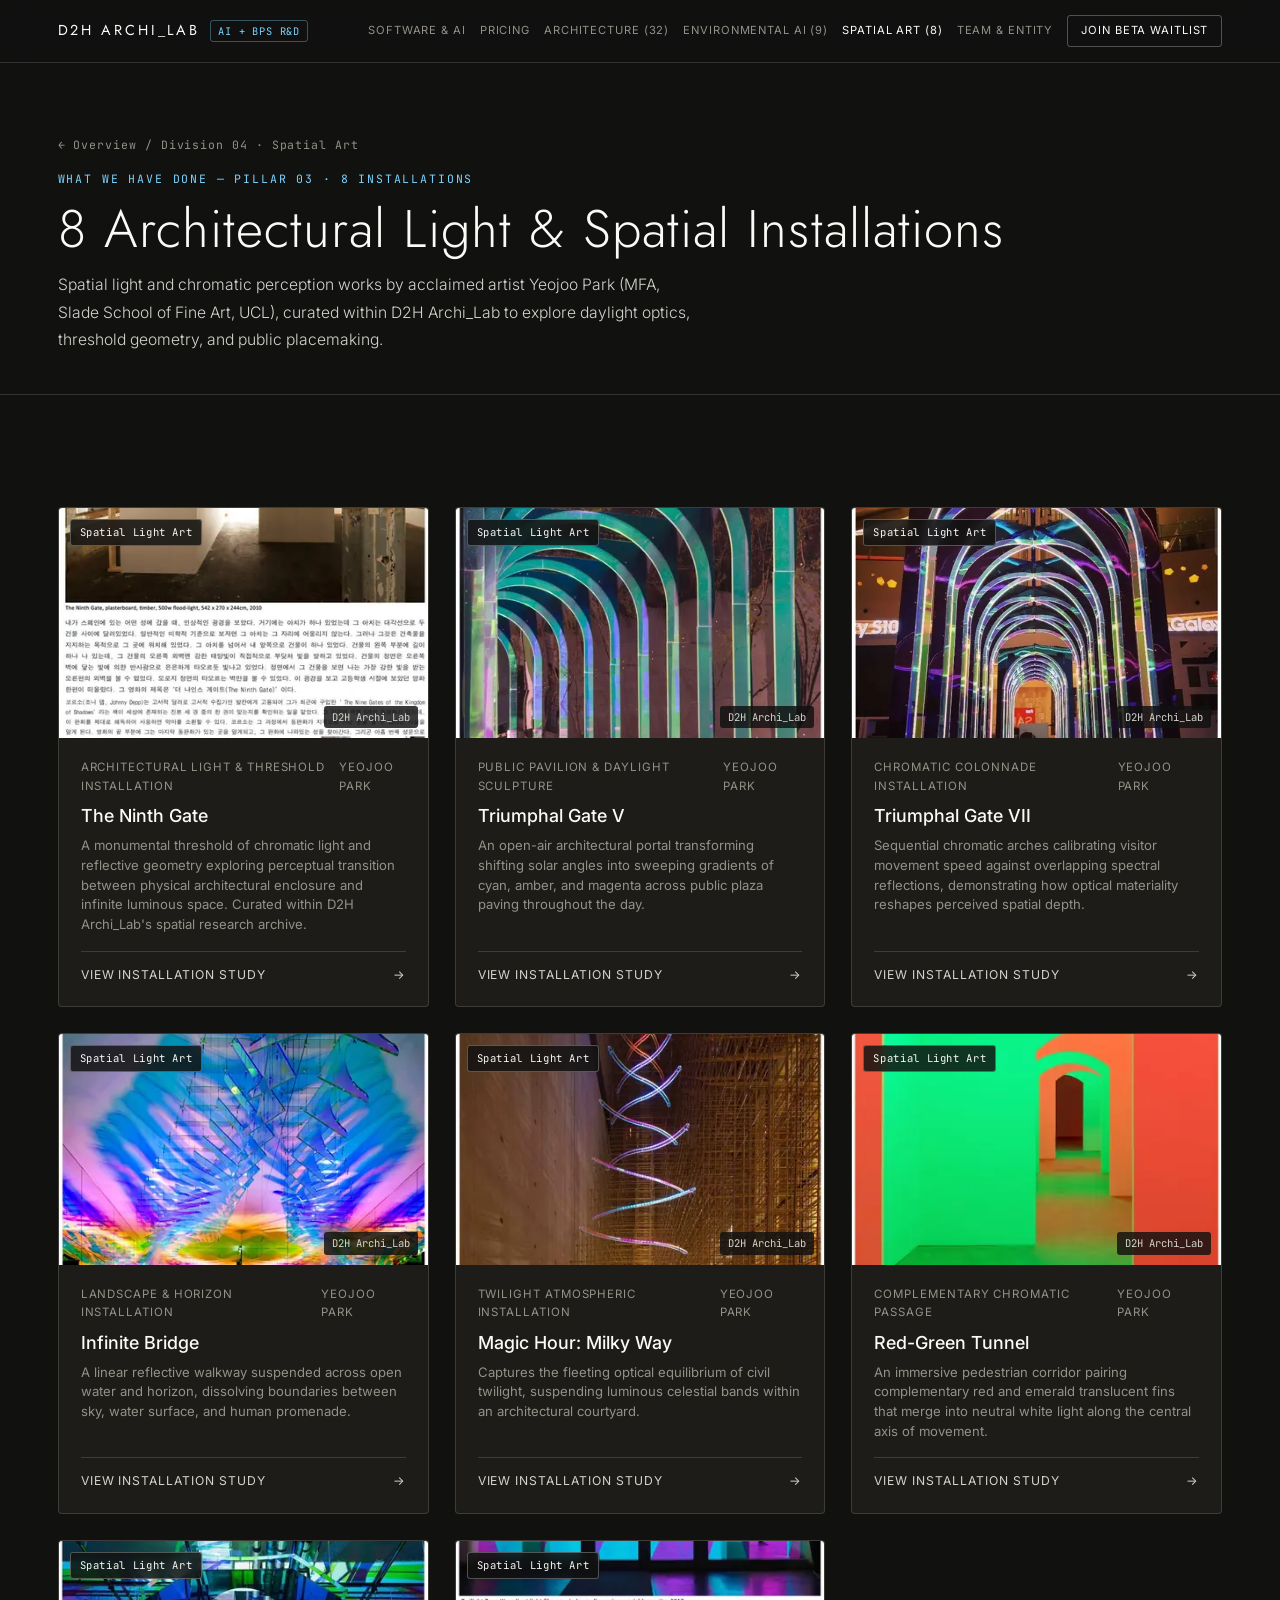
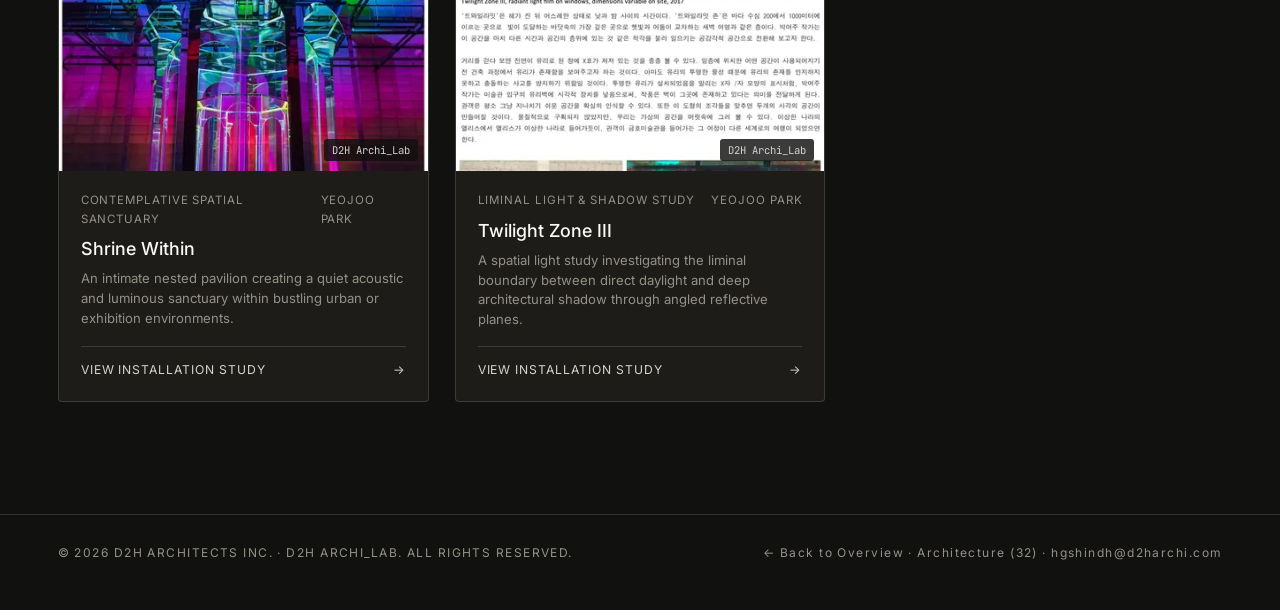
<file: spatial-art.html>
<!DOCTYPE html>
<html lang="en">
<head>
  <meta charset="utf-8">
  <meta name="viewport" content="width=device-width, initial-scale=1, viewport-fit=cover">
  <title>Spatial Art (8 Works) | D2H Archi_Lab</title>
  <link rel="icon" type="image/svg+xml" href="data:image/svg+xml,%3Csvg xmlns='http://www.w3.org/2000/svg' viewBox='0 0 64 64'%3E%3Crect width='64' height='64' rx='10' fill='%23111110'/%3E%3Ctext x='50%25' y='56%25' dominant-baseline='middle' text-anchor='middle' fill='%237dd3fc' font-family='monospace' font-size='24' font-weight='bold'%3ED2H%3C/text%3E%3C/svg%3E">
  <meta name="description" content="8 architectural light and chromatic spatial installations by Yeojoo Park (MFA, Slade School of Fine Art, UCL), curated within D2H Archi_Lab.">
  <link rel="preconnect" href="https://fonts.googleapis.com">
  <link rel="preconnect" href="https://fonts.gstatic.com" crossorigin>
  <link href="https://fonts.googleapis.com/css2?family=Inter:wght@300;400;500;600&family=JetBrains+Mono:wght@400;500&family=Jost:wght@300;400;500&family=Noto+Sans+KR:wght@300;400;500&display=swap" rel="stylesheet">
  <link rel="stylesheet" href="assets/css/site.css?v=5">
</head>
<body>
  <header class="topbar">
    <div class="topbar-inner">
      <a class="brand" href="index.html">D2H ARCHI_LAB <span>AI + BPS R&amp;D</span></a>
      <nav class="nav-links" aria-label="Primary Navigation">
        <a href="software.html">Software &amp; AI</a>
        <a href="pricing.html">Pricing</a>
        <a href="architecture.html">Architecture (32)</a>
        <a href="environmental-ai.html">Environmental AI (9)</a>
        <a href="spatial-art.html" class="active">Spatial Art (8)</a>
        <a href="index.html#company">Team &amp; Entity</a>
        <a class="nav-cta" href="mailto:hgshindh@d2harchi.com?subject=D2H%20Archi_Lab%20Early%20Access">Join Beta Waitlist</a>
      </nav>
    </div>
  </header>

  <main>
    <section class="subpage-hero">
      <div class="subpage-crumb">
        <a href="index.html">← Overview</a>
        <span>/</span>
        <span>Division 04 · Spatial Art</span>
      </div>
      <div class="sec-kicker">WHAT WE HAVE DONE — PILLAR 03 · 8 INSTALLATIONS</div>
      <h1 class="sec-title" style="font-size:clamp(2rem,4.2vw,3.3rem);">8 Architectural Light &amp; Spatial Installations</h1>
      <p class="sec-desc">
        Spatial light and chromatic perception works by acclaimed artist Yeojoo Park (MFA, Slade School of Fine Art, UCL), curated within D2H Archi_Lab to explore daylight optics, threshold geometry, and public placemaking.
      </p>
    </section>

    <section class="section" style="border-bottom:0;">
      <div class="cards-grid" id="art-grid"></div>
    </section>
  </main>

  <footer class="site-footer" style="border-top:1px solid var(--line);">
    <div>© 2026 D2H ARCHITECTS INC. · D2H ARCHI_LAB. ALL RIGHTS RESERVED.</div>
    <div><a href="index.html">← Back to Overview</a> · <a href="architecture.html">Architecture (32)</a> · <a href="mailto:hgshindh@d2harchi.com">hgshindh@d2harchi.com</a></div>
  </footer>

  <script src="assets/js/catalog.js"></script>
  <script src="assets/js/app.js?v=4"></script>
</body>
</html>
</file>
<file: assets/css/site.css>
:root {
  color-scheme: dark;
  --bg: #111110;
  --bg-elev: #181715;
  --bg-card: #1d1c19;
  --bg-card-hover: #24231f;
  --ink: #fafaf7;
  --ink-soft: #d5d3cc;
  --mute: #949188;
  --accent: #7dd3fc;
  --accent-emerald: #6ee7b7;
  --accent-amber: #fcd34d;
  --line: rgba(250, 250, 247, 0.14);
  --line-strong: rgba(250, 250, 247, 0.28);
  --sans: "Inter", "Jost", -apple-system, BlinkMacSystemFont, "Helvetica Neue", Arial, sans-serif;
  --display: "Jost", "Inter", "Helvetica Neue", Arial, sans-serif;
  --kr: "Noto Sans KR", "Apple SD Gothic Neo", "Malgun Gothic", sans-serif;
  --mono: "JetBrains Mono", ui-monospace, SFMono-Regular, Menlo, Consolas, monospace;
  --pad: clamp(20px, 4.5vw, 68px);
  --maxw: 1440px;
}

*, *::before, *::after {
  box-sizing: border-box;
}

html {
  background: var(--bg);
  color: var(--ink);
  font-family: var(--sans);
  scroll-behavior: smooth;
  -webkit-font-smoothing: antialiased;
}

body {
  margin: 0;
  background: var(--bg);
  color: var(--ink);
  line-height: 1.6;
  overflow-x: hidden;
}

a {
  color: inherit;
  text-decoration: none;
}

button {
  font: inherit;
  color: inherit;
  background: none;
  border: 0;
  padding: 0;
  cursor: pointer;
}

a:focus-visible, button:focus-visible {
  outline: 1px solid var(--accent);
  outline-offset: 4px;
}

/* ---------- Top Sticky Navigation ---------- */
.topbar {
  position: sticky;
  top: 0;
  z-index: 40;
  background: rgba(17, 17, 16, 0.88);
  backdrop-filter: blur(14px);
  -webkit-backdrop-filter: blur(14px);
  border-bottom: 1px solid var(--line);
}

.topbar-inner {
  max-width: var(--maxw);
  margin: 0 auto;
  padding: 15px var(--pad);
  display: flex;
  align-items: center;
  justify-content: space-between;
  gap: 20px;
}

.brand {
  display: flex;
  align-items: center;
  gap: 10px;
  white-space: nowrap;
  flex-shrink: 0;
  font-family: var(--display);
  letter-spacing: 0.2em;
  font-size: 0.9rem;
  font-weight: 400;
}

.brand span {
  font-family: var(--mono);
  font-size: 0.65rem;
  letter-spacing: 0.08em;
  white-space: nowrap;
  color: var(--accent);
  padding: 2px 7px;
  border: 1px solid rgba(125, 211, 252, 0.35);
  border-radius: 3px;
}

.nav-links {
  display: flex;
  align-items: center;
  gap: 14px;
  font-size: 0.7rem;
  letter-spacing: 0.08em;
  text-transform: uppercase;
  white-space: nowrap;
  color: var(--mute);
}

.nav-links a:hover,
.nav-links a.active {
  color: var(--ink);
}

.nav-cta {
  color: var(--ink) !important;
  border: 1px solid var(--line-strong);
  padding: 6px 13px;
  border-radius: 3px;
  transition: background 0.25s, border-color 0.25s;
}

.nav-cta:hover {
  background: rgba(250, 250, 247, 0.08);
  border-color: var(--ink);
}

/* ---------- Hero ---------- */
.hero {
  position: relative;
  min-height: calc(100svh - 58px);
  display: flex;
  align-items: center;
  border-bottom: 1px solid var(--line);
  overflow: hidden;
}

.hero::before {
  content: "";
  position: absolute;
  inset: 0;
  background:
    radial-gradient(circle at 78% 28%, rgba(125, 211, 252, 0.12), transparent 52%),
    linear-gradient(105deg, rgba(17, 17, 16, 0.94) 36%, rgba(17, 17, 16, 0.74) 70%, rgba(17, 17, 16, 0.86) 100%),
    url("../thumbs/hero.webp?v=2") center center / cover no-repeat;
  z-index: 0;
}

.hero-inner {
  position: relative;
  z-index: 1;
  max-width: var(--maxw);
  width: 100%;
  margin: 0 auto;
  padding: clamp(56px, 8vh, 96px) var(--pad);
  display: grid;
  grid-template-columns: minmax(0, 1.35fr) minmax(300px, 0.85fr);
  gap: clamp(32px, 5vw, 72px);
  align-items: center;
}

.eyebrow {
  display: inline-flex;
  align-items: center;
  gap: 8px;
  font-family: var(--mono);
  font-size: 0.72rem;
  letter-spacing: 0.14em;
  text-transform: uppercase;
  color: var(--accent);
  background: rgba(125, 211, 252, 0.08);
  border: 1px solid rgba(125, 211, 252, 0.28);
  padding: 6px 12px;
  border-radius: 3px;
  margin-bottom: 22px;
}

.hero h1 {
  margin: 0 0 18px;
  font-family: var(--display);
  font-weight: 300;
  font-size: clamp(2.5rem, 5.4vw, 4.75rem);
  line-height: 1.08;
  letter-spacing: 0.03em;
}

.hero h1 strong {
  font-weight: 400;
  color: var(--ink);
}

.hero-lead {
  margin: 0 0 30px;
  max-width: 58ch;
  font-size: clamp(1rem, 1.35vw, 1.16rem);
  line-height: 1.75;
  color: var(--ink-soft);
  font-weight: 300;
}

.hero-actions {
  display: flex;
  flex-wrap: wrap;
  gap: 14px;
  margin-bottom: 40px;
}

.btn-primary {
  display: inline-flex;
  align-items: center;
  gap: 8px;
  background: var(--ink);
  color: var(--bg);
  font-weight: 500;
  font-size: 0.84rem;
  letter-spacing: 0.08em;
  text-transform: uppercase;
  padding: 13px 22px;
  border-radius: 3px;
  transition: transform 0.2s, opacity 0.2s;
}

.btn-primary:hover {
  opacity: 0.92;
  transform: translateY(-1px);
}

.btn-secondary {
  display: inline-flex;
  align-items: center;
  gap: 8px;
  border: 1px solid var(--line-strong);
  background: rgba(24, 23, 21, 0.72);
  color: var(--ink);
  font-size: 0.84rem;
  letter-spacing: 0.08em;
  text-transform: uppercase;
  padding: 13px 22px;
  border-radius: 3px;
  transition: border-color 0.25s, background 0.25s;
}

.btn-secondary:hover {
  border-color: var(--ink);
  background: rgba(250, 250, 247, 0.08);
}

.hero-metrics {
  display: grid;
  grid-template-columns: repeat(3, minmax(0, 1fr));
  gap: 18px;
  padding-top: 24px;
  border-top: 1px solid var(--line);
}

.metric-val {
  font-family: var(--display);
  font-size: clamp(1.45rem, 2.4vw, 2rem);
  font-weight: 400;
  color: var(--ink);
  line-height: 1.15;
}

.metric-lbl {
  margin-top: 4px;
  font-size: 0.75rem;
  color: var(--mute);
  letter-spacing: 0.04em;
}

.hero-panel {
  background: rgba(24, 23, 21, 0.86);
  border: 1px solid var(--line-strong);
  border-radius: 4px;
  padding: 26px;
  backdrop-filter: blur(10px);
}

.panel-head {
  display: flex;
  justify-content: space-between;
  align-items: center;
  font-family: var(--mono);
  font-size: 0.7rem;
  letter-spacing: 0.1em;
  color: var(--mute);
  padding-bottom: 14px;
  border-bottom: 1px solid var(--line);
  margin-bottom: 18px;
}

.status-dot {
  display: inline-flex;
  align-items: center;
  gap: 6px;
  color: var(--accent-emerald);
}

.status-dot::before {
  content: "";
  width: 7px;
  height: 7px;
  border-radius: 50%;
  background: var(--accent-emerald);
}

.stack-list {
  display: flex;
  flex-direction: column;
  gap: 14px;
}

.stack-item {
  display: block;
  padding: 13px 15px;
  background: rgba(250, 250, 247, 0.03);
  border: 1px solid var(--line);
  border-radius: 3px;
  transition: border-color 0.25s, background 0.25s;
}

a.stack-item:hover {
  border-color: rgba(125, 211, 252, 0.45);
  background: rgba(125, 211, 252, 0.05);
}

.stack-item-top {
  display: flex;
  justify-content: space-between;
  align-items: center;
  font-size: 0.82rem;
  font-weight: 500;
  color: var(--ink);
  margin-bottom: 4px;
}

.stack-item-top code {
  font-family: var(--mono);
  font-size: 0.68rem;
  color: var(--accent);
}

.stack-item p {
  margin: 0;
  font-size: 0.78rem;
  color: var(--mute);
  line-height: 1.5;
}

/* ---------- Generic Section Container ---------- */
.section {
  max-width: var(--maxw);
  margin: 0 auto;
  padding: clamp(64px, 9vw, 112px) var(--pad);
  border-bottom: 1px solid var(--line);
}

.sec-kicker {
  font-family: var(--mono);
  font-size: 0.72rem;
  letter-spacing: 0.16em;
  text-transform: uppercase;
  color: var(--accent);
  margin-bottom: 10px;
}

.sec-header {
  display: flex;
  justify-content: space-between;
  align-items: flex-end;
  flex-wrap: wrap;
  gap: 20px;
  margin-bottom: clamp(32px, 4.5vw, 52px);
}

.sec-title {
  margin: 0;
  font-family: var(--display);
  font-weight: 300;
  font-size: clamp(1.85rem, 3.4vw, 2.85rem);
  letter-spacing: 0.02em;
  line-height: 1.15;
}

.sec-desc {
  margin: 12px 0 0;
  max-width: 64ch;
  font-size: 0.98rem;
  color: var(--ink-soft);
  font-weight: 300;
  line-height: 1.75;
}

/* ---------- 4-Pillar Large Category Showcase & Subpage Header ---------- */
.pillar-grid {
  display: grid;
  grid-template-columns: repeat(2, minmax(0, 1fr));
  gap: 26px;
}

.pillar-card {
  background: var(--bg-card);
  border: 1px solid var(--line);
  border-radius: 4px;
  overflow: hidden;
  display: flex;
  flex-direction: column;
  transition: border-color 0.3s, transform 0.3s, background 0.3s;
}

.pillar-card:hover {
  border-color: var(--line-strong);
  background: var(--bg-card-hover);
  transform: translateY(-4px);
}

.pillar-thumb {
  position: relative;
  aspect-ratio: 16 / 9;
  background: #0d0d0c;
  overflow: hidden;
  border-bottom: 1px solid var(--line);
}

.pillar-thumb img,
.pillar-thumb svg {
  width: 100%;
  height: 100%;
  object-fit: cover;
  display: block;
  transition: transform 0.55s ease;
}

.pillar-card:hover .pillar-thumb img,
.pillar-card:hover .pillar-thumb svg {
  transform: scale(1.03);
}

.pillar-body {
  padding: 26px 28px 28px;
  display: flex;
  flex-direction: column;
  justify-content: space-between;
  flex: 1;
}

.pillar-kicker {
  display: flex;
  justify-content: space-between;
  align-items: center;
  flex-wrap: wrap;
  gap: 8px;
  font-family: var(--mono);
  font-size: 0.72rem;
  letter-spacing: 0.14em;
  text-transform: uppercase;
  color: var(--accent);
  margin-bottom: 10px;
}

.pillar-kicker .sub-tag {
  color: var(--mute);
}

.pillar-title {
  margin: 0 0 10px;
  font-family: var(--display);
  font-size: clamp(1.45rem, 2.2vw, 1.9rem);
  font-weight: 400;
  color: var(--ink);
  line-height: 1.2;
}

.pillar-desc {
  margin: 0 0 22px;
  font-size: 0.92rem;
  color: var(--ink-soft);
  font-weight: 300;
  line-height: 1.72;
}

.pillar-foot {
  padding-top: 15px;
  border-top: 1px solid var(--line);
  display: flex;
  justify-content: space-between;
  align-items: center;
  font-size: 0.78rem;
  letter-spacing: 0.09em;
  text-transform: uppercase;
  color: var(--ink-soft);
}

.pillar-card:hover .pillar-foot {
  color: var(--accent);
}

.subpage-hero {
  max-width: var(--maxw);
  margin: 0 auto;
  padding: clamp(40px, 5.5vw, 68px) var(--pad) clamp(26px, 3.5vw, 40px);
  border-bottom: 1px solid var(--line);
}

.subpage-crumb {
  display: inline-flex;
  align-items: center;
  gap: 8px;
  font-family: var(--mono);
  font-size: 0.72rem;
  letter-spacing: 0.08em;
  color: var(--mute);
  margin-bottom: 16px;
}

.subpage-crumb a:hover {
  color: var(--accent);
}

/* ---------- SaaS Platform & Interactive Simulator ---------- */
.saas-grid {
  display: grid;
  grid-template-columns: repeat(3, minmax(0, 1fr));
  gap: 24px;
  margin-bottom: 40px;
}

.saas-card {
  background: var(--bg-card);
  border: 1px solid var(--line);
  border-radius: 4px;
  padding: 28px;
  display: flex;
  flex-direction: column;
  justify-content: space-between;
  transition: border-color 0.3s, transform 0.3s;
}

.saas-card:hover {
  border-color: var(--line-strong);
  transform: translateY(-3px);
}

.saas-num {
  font-family: var(--mono);
  font-size: 0.72rem;
  letter-spacing: 0.14em;
  color: var(--accent);
  margin-bottom: 12px;
}

.saas-card h3 {
  margin: 0 0 8px;
  font-size: 1.24rem;
  font-weight: 500;
  color: var(--ink);
}

.saas-sub {
  font-size: 0.76rem;
  letter-spacing: 0.08em;
  text-transform: uppercase;
  color: var(--mute);
  margin-bottom: 14px;
}

.saas-card p {
  margin: 0 0 20px;
  font-size: 0.9rem;
  color: var(--ink-soft);
  font-weight: 300;
  line-height: 1.7;
}

.tag-row {
  display: flex;
  flex-wrap: wrap;
  gap: 7px;
}

.pill {
  font-family: var(--mono);
  font-size: 0.68rem;
  color: var(--ink-soft);
  padding: 4px 9px;
  border: 1px solid var(--line);
  border-radius: 3px;
  background: rgba(250, 250, 247, 0.02);
}

/* Interactive Demo Console */
.demo-console {
  background: var(--bg-elev);
  border: 1px solid var(--line-strong);
  border-radius: 4px;
  overflow: hidden;
}

.demo-tabs {
  display: flex;
  flex-wrap: wrap;
  background: rgba(250, 250, 247, 0.02);
  border-bottom: 1px solid var(--line);
}

.demo-tab {
  padding: 14px 22px;
  font-family: var(--mono);
  font-size: 0.75rem;
  letter-spacing: 0.06em;
  color: var(--mute);
  border-right: 1px solid var(--line);
  transition: background 0.2s, color 0.2s;
}

.demo-tab.active {
  color: var(--ink);
  background: rgba(125, 211, 252, 0.09);
  box-shadow: inset 0 -2px 0 var(--accent);
}

.demo-body {
  padding: 26px 28px;
  display: grid;
  grid-template-columns: minmax(0, 1fr) minmax(0, 1.15fr);
  gap: 28px;
  align-items: center;
}

.demo-meta h4 {
  margin: 0 0 8px;
  font-size: 1.12rem;
  font-weight: 500;
}

.demo-meta p {
  margin: 0 0 16px;
  font-size: 0.88rem;
  color: var(--ink-soft);
  line-height: 1.7;
}

.demo-kpis {
  display: grid;
  grid-template-columns: repeat(2, minmax(0, 1fr));
  gap: 12px;
}

.kpi-box {
  padding: 12px 14px;
  background: var(--bg-card);
  border: 1px solid var(--line);
  border-radius: 3px;
}

.kpi-box .v {
  font-family: var(--mono);
  font-size: 0.98rem;
  color: var(--accent-emerald);
  font-weight: 500;
}

.kpi-box .k {
  font-size: 0.72rem;
  color: var(--mute);
  margin-top: 2px;
}

.demo-code {
  background: #0d0d0c;
  border: 1px solid var(--line);
  border-radius: 4px;
  padding: 18px 20px;
  font-family: var(--mono);
  font-size: 0.76rem;
  line-height: 1.65;
  color: #cbd5e1;
  overflow-x: auto;
  margin: 0;
  white-space: pre-wrap;
}

/* ---------- Pricing / SaaS Business Model ---------- */
.pricing-grid {
  display: grid;
  grid-template-columns: repeat(3, minmax(0, 1fr));
  gap: 24px;
}

.price-card {
  background: var(--bg-card);
  border: 1px solid var(--line);
  border-radius: 4px;
  padding: 30px;
  display: flex;
  flex-direction: column;
  justify-content: space-between;
}

.price-card.featured {
  border-color: rgba(125, 211, 252, 0.5);
  background: linear-gradient(180deg, rgba(125, 211, 252, 0.06), var(--bg-card));
}

.price-tier {
  font-family: var(--mono);
  font-size: 0.72rem;
  letter-spacing: 0.14em;
  text-transform: uppercase;
  color: var(--accent);
  margin-bottom: 10px;
}

.price-amount {
  font-family: var(--display);
  font-size: 2.2rem;
  font-weight: 400;
  margin-bottom: 6px;
}

.price-amount span {
  font-size: 0.85rem;
  color: var(--mute);
  font-family: var(--sans);
}

.price-summary {
  font-size: 0.86rem;
  color: var(--mute);
  margin: 0 0 20px;
  padding-bottom: 18px;
  border-bottom: 1px solid var(--line);
}

.price-list {
  list-style: none;
  padding: 0;
  margin: 0 0 24px;
  display: flex;
  flex-direction: column;
  gap: 10px;
  font-size: 0.86rem;
  color: var(--ink-soft);
}

.price-list li::before {
  content: "✓ ";
  color: var(--accent-emerald);
  font-weight: 600;
}

/* ---------- Pillar Filter Bar & Cards Grid ---------- */
.filter-bar {
  display: flex;
  flex-wrap: wrap;
  gap: 10px;
  margin-bottom: 28px;
}

.filter-btn {
  padding: 8px 15px;
  font-size: 0.78rem;
  letter-spacing: 0.06em;
  color: var(--mute);
  border: 1px solid var(--line);
  border-radius: 3px;
  background: var(--bg-card);
  transition: all 0.2s;
}

.filter-btn:hover {
  color: var(--ink);
  border-color: var(--line-strong);
}

.filter-btn.active {
  background: var(--ink);
  color: var(--bg);
  border-color: var(--ink);
  font-weight: 500;
}

.cards-grid {
  display: grid;
  grid-template-columns: repeat(3, minmax(0, 1fr));
  gap: 26px;
}

.work-card {
  background: var(--bg-card);
  border: 1px solid var(--line);
  border-radius: 4px;
  overflow: hidden;
  display: flex;
  flex-direction: column;
  transition: border-color 0.3s, transform 0.3s, background 0.3s;
}

.work-card:hover {
  border-color: var(--line-strong);
  background: var(--bg-card-hover);
  transform: translateY(-4px);
}

.work-thumb {
  position: relative;
  aspect-ratio: 16 / 10;
  background: #0d0d0c;
  overflow: hidden;
}

.work-thumb img {
  width: 100%;
  height: 100%;
  object-fit: cover;
  display: block;
  transition: transform 0.55s ease;
}

.work-card:hover .work-thumb img {
  transform: scale(1.04);
}

.work-badge {
  position: absolute;
  top: 11px;
  left: 11px;
  font-family: var(--mono);
  font-size: 0.66rem;
  letter-spacing: 0.06em;
  padding: 4px 9px;
  border-radius: 3px;
  background: rgba(17, 17, 16, 0.84);
  border: 1px solid var(--line-strong);
  color: var(--ink);
  backdrop-filter: blur(6px);
}

.work-badge.winner {
  border-color: rgba(252, 211, 77, 0.55);
  color: var(--accent-amber);
}

.work-count {
  position: absolute;
  bottom: 10px;
  right: 10px;
  font-family: var(--mono);
  font-size: 0.66rem;
  padding: 3px 8px;
  border-radius: 3px;
  background: rgba(17, 17, 16, 0.82);
  color: var(--ink-soft);
}

.work-body {
  padding: 20px 22px 22px;
  display: flex;
  flex-direction: column;
  justify-content: space-between;
  flex: 1;
}

.work-meta-top {
  display: flex;
  justify-content: space-between;
  align-items: center;
  gap: 10px;
  font-size: 0.72rem;
  letter-spacing: 0.08em;
  text-transform: uppercase;
  color: var(--mute);
  margin-bottom: 8px;
}

.work-title {
  margin: 0 0 8px;
  font-size: 1.12rem;
  font-weight: 500;
  line-height: 1.4;
  color: var(--ink);
}

.work-title.kr {
  font-family: var(--kr);
  font-weight: 400;
  letter-spacing: -0.01em;
}

.work-loc {
  margin: 0 0 16px;
  font-size: 0.82rem;
  color: var(--mute);
  line-height: 1.5;
}

.work-foot {
  padding-top: 13px;
  border-top: 1px solid var(--line);
  display: flex;
  justify-content: space-between;
  align-items: center;
  font-size: 0.76rem;
  letter-spacing: 0.08em;
  text-transform: uppercase;
  color: var(--ink-soft);
}

.work-card:hover .work-foot {
  color: var(--accent);
}

/* ---------- Leadership & Corporate Entity ---------- */
.team-grid {
  display: grid;
  grid-template-columns: repeat(2, minmax(0, 1fr));
  gap: 24px;
  margin-bottom: 36px;
}

.team-card {
  background: var(--bg-card);
  border: 1px solid var(--line);
  border-radius: 4px;
  padding: 28px 30px;
}

.team-role {
  font-family: var(--mono);
  font-size: 0.72rem;
  letter-spacing: 0.14em;
  text-transform: uppercase;
  color: var(--accent);
  margin-bottom: 8px;
}

.team-card h3 {
  margin: 0 0 4px;
  font-size: 1.32rem;
  font-weight: 500;
}

.team-card h3 span {
  font-family: var(--kr);
  font-size: 0.96rem;
  font-weight: 300;
  color: var(--mute);
  margin-left: 8px;
}

.team-cred {
  font-size: 0.82rem;
  color: var(--accent-emerald);
  margin-bottom: 14px;
}

.team-card p {
  margin: 0;
  font-size: 0.9rem;
  color: var(--ink-soft);
  font-weight: 300;
  line-height: 1.75;
}

.entity-box {
  background: var(--bg-elev);
  border: 1px solid var(--line);
  border-radius: 4px;
  padding: 28px 30px;
  display: grid;
  grid-template-columns: repeat(auto-fit, minmax(240px, 1fr));
  gap: 20px 32px;
}

.entity-item dt {
  font-family: var(--mono);
  font-size: 0.68rem;
  letter-spacing: 0.12em;
  text-transform: uppercase;
  color: var(--mute);
  margin-bottom: 5px;
}

.entity-item dd {
  margin: 0;
  font-size: 0.9rem;
  color: var(--ink-soft);
  line-height: 1.55;
}

.site-footer {
  max-width: var(--maxw);
  margin: 0 auto;
  padding: 28px var(--pad) 48px;
  display: flex;
  justify-content: space-between;
  align-items: center;
  flex-wrap: wrap;
  gap: 14px;
  font-size: 0.75rem;
  letter-spacing: 0.12em;
  color: var(--mute);
}

/* ---------- Detail Page Styles ---------- */
.detail-wrap {
  max-width: 1220px;
  margin: 0 auto;
  padding: clamp(36px, 5vw, 68px) var(--pad) 96px;
}

.detail-breadcrumb {
  display: flex;
  align-items: center;
  gap: 10px;
  font-family: var(--mono);
  font-size: 0.74rem;
  color: var(--mute);
  margin-bottom: 20px;
}

.detail-header {
  padding-bottom: 28px;
  border-bottom: 1px solid var(--line);
  margin-bottom: 36px;
}

.detail-badges {
  display: flex;
  flex-wrap: wrap;
  gap: 10px;
  margin-bottom: 14px;
}

.detail-title {
  margin: 0 0 12px;
  font-size: clamp(1.85rem, 3.8vw, 3rem);
  font-weight: 500;
  line-height: 1.2;
}

.detail-title.kr {
  font-family: var(--kr);
  font-weight: 400;
}

.detail-summary {
  margin: 0;
  max-width: 72ch;
  font-size: 1rem;
  color: var(--ink-soft);
  font-weight: 300;
  line-height: 1.8;
}

.detail-specs {
  display: grid;
  grid-template-columns: repeat(auto-fit, minmax(220px, 1fr));
  gap: 16px 24px;
  background: var(--bg-card);
  border: 1px solid var(--line);
  border-radius: 4px;
  padding: 24px 26px;
  margin-bottom: 40px;
}

.detail-specs dt {
  font-family: var(--mono);
  font-size: 0.68rem;
  letter-spacing: 0.12em;
  text-transform: uppercase;
  color: var(--mute);
  margin-bottom: 4px;
}

.detail-specs dd {
  margin: 0;
  font-size: 0.92rem;
  color: var(--ink);
  line-height: 1.5;
}

.gallery-stack {
  display: flex;
  flex-direction: column;
  gap: 28px;
}

.gallery-figure {
  margin: 0;
  background: var(--bg-card);
  border: 1px solid var(--line);
  border-radius: 4px;
  overflow: hidden;
}

.gallery-figure img {
  display: block;
  width: 100%;
  max-height: 82vh;
  object-fit: contain;
  background: #0b0b0a;
  cursor: zoom-in;
}

.gallery-cap {
  padding: 13px 18px;
  display: flex;
  justify-content: space-between;
  align-items: center;
  gap: 14px;
  font-size: 0.82rem;
  color: var(--mute);
  border-top: 1px solid var(--line);
}

.detail-nav-footer {
  margin-top: 52px;
  padding-top: 26px;
  border-top: 1px solid var(--line);
  display: flex;
  justify-content: space-between;
  align-items: center;
  flex-wrap: wrap;
  gap: 16px;
}

/* Lightbox */
.lightbox {
  position: fixed;
  inset: 0;
  z-index: 80;
  background: rgba(8, 8, 8, 0.95);
  display: flex;
  align-items: center;
  justify-content: center;
  padding: 24px;
}

.lightbox[hidden] {
  display: none;
}

.lightbox img {
  max-width: 95vw;
  max-height: 92vh;
  object-fit: contain;
}

.lightbox-close {
  position: fixed;
  top: 20px;
  right: 26px;
  font-family: var(--mono);
  font-size: 0.85rem;
  color: var(--ink);
  background: rgba(24, 23, 21, 0.9);
  border: 1px solid var(--line-strong);
  padding: 8px 14px;
  border-radius: 3px;
}

@media (max-width: 1040px) {
  .topbar-inner {
    flex-wrap: wrap;
  }
  .nav-links {
    flex-wrap: wrap;
  }
  .hero-inner {
    grid-template-columns: minmax(0, 1fr);
  }
  .saas-grid,
  .pricing-grid,
  .cards-grid {
    grid-template-columns: repeat(2, minmax(0, 1fr));
  }
  .demo-body {
    grid-template-columns: minmax(0, 1fr);
  }
}

@media (max-width: 680px) {
  .topbar {
    position: static;
  }
  .topbar-inner {
    padding: 12px var(--pad);
    gap: 10px;
  }
  .nav-links {
    flex-wrap: nowrap;
    overflow-x: auto;
    width: 100%;
    gap: 14px;
    padding: 4px 0 2px;
    scrollbar-width: none;
    -webkit-overflow-scrolling: touch;
  }
  .nav-links::-webkit-scrollbar {
    display: none;
  }
  .nav-links:has(a:nth-child(5)) {
    padding-right: 24px;
    -webkit-mask-image: linear-gradient(90deg, #000 88%, transparent 100%);
    mask-image: linear-gradient(90deg, #000 88%, transparent 100%);
  }
  .hero {
    min-height: auto;
  }
  .hero-inner {
    padding: 32px var(--pad) 44px;
    gap: 28px;
  }
  .hero h1 {
    font-size: clamp(2rem, 8.2vw, 2.7rem);
  }
  .hero-actions {
    gap: 10px;
    margin-bottom: 28px;
  }
  .btn-primary,
  .btn-secondary {
    padding: 11px 16px;
    font-size: 0.78rem;
  }
  .stack-item-top {
    flex-wrap: wrap;
    gap: 4px 10px;
  }
  .saas-grid,
  .pricing-grid,
  .cards-grid,
  .pillar-grid,
  .team-grid,
  .hero-metrics {
    grid-template-columns: minmax(0, 1fr);
  }
  .pillar-body {
    padding: 20px 20px 22px;
  }
  .gallery-cap {
    flex-direction: column;
    align-items: flex-start;
    gap: 6px;
  }
  .detail-nav-footer > div {
    width: 100%;
    justify-content: space-between;
  }
}
</file>
